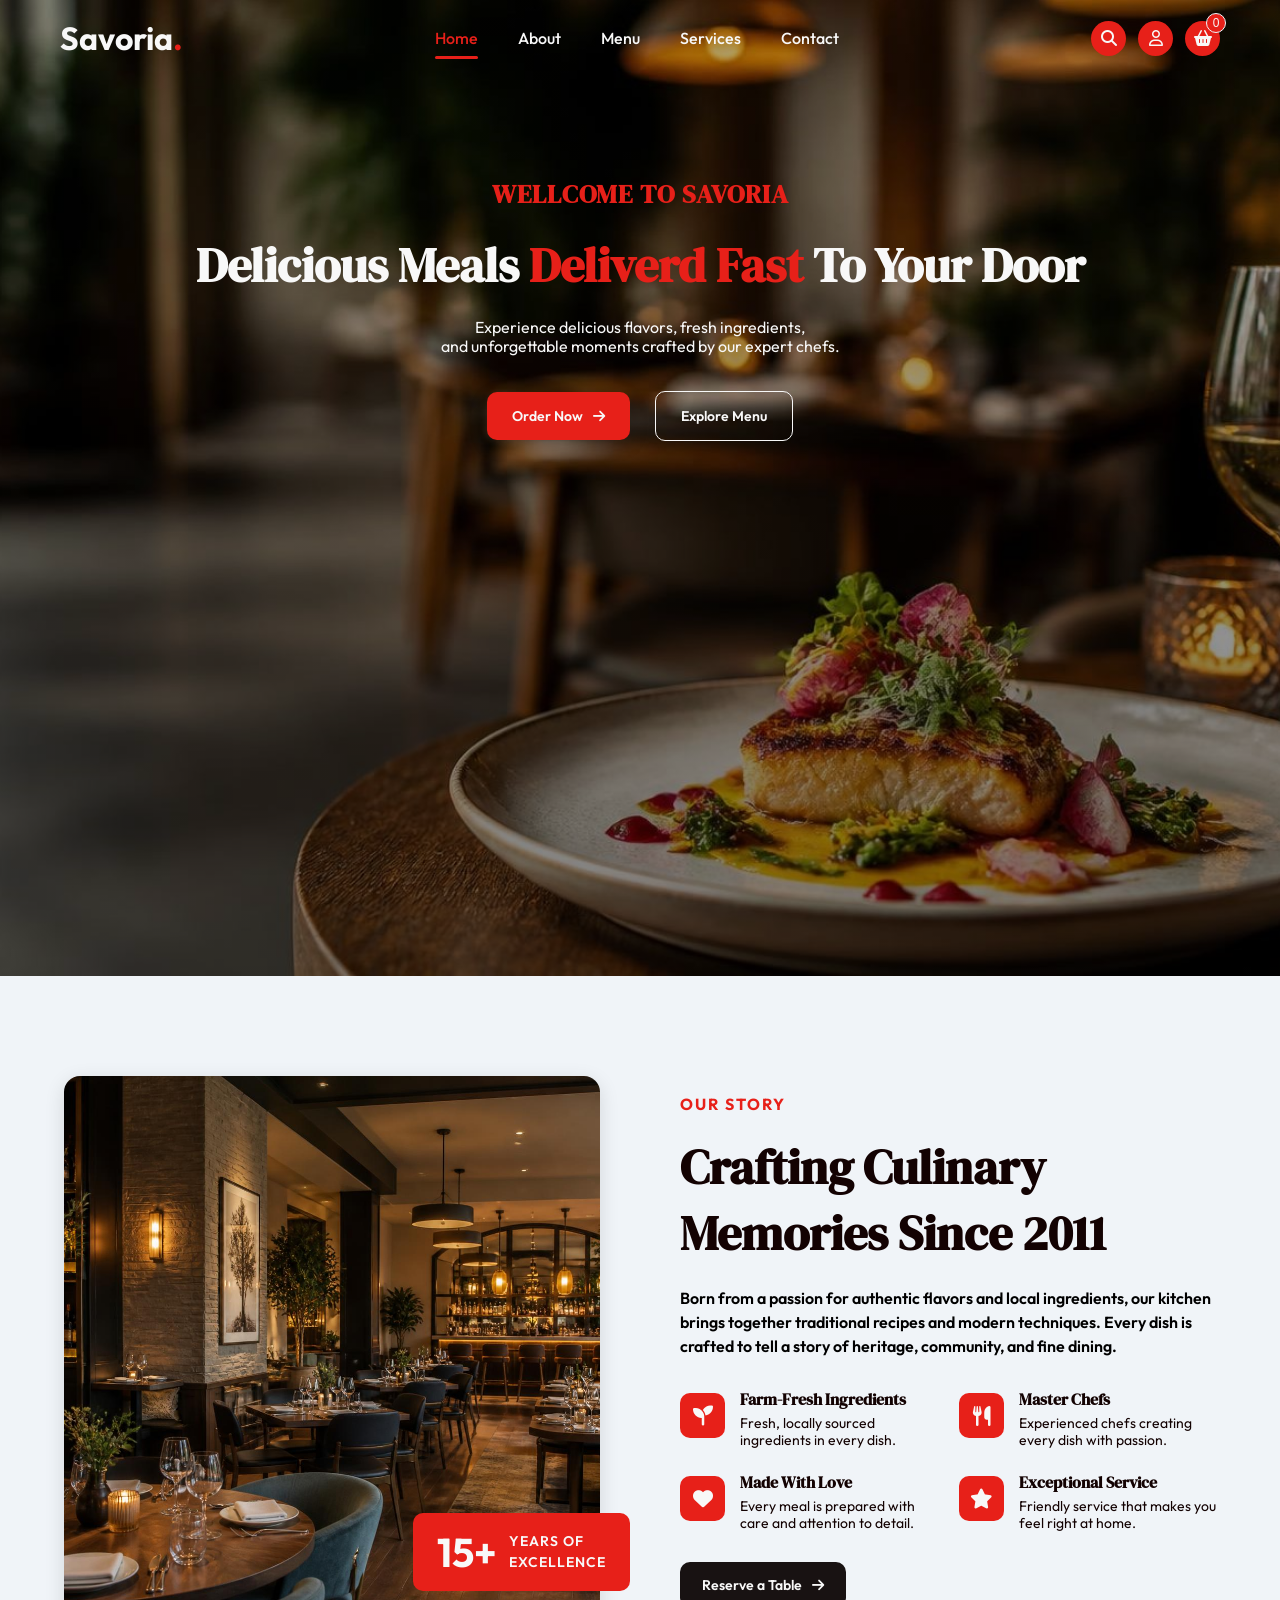
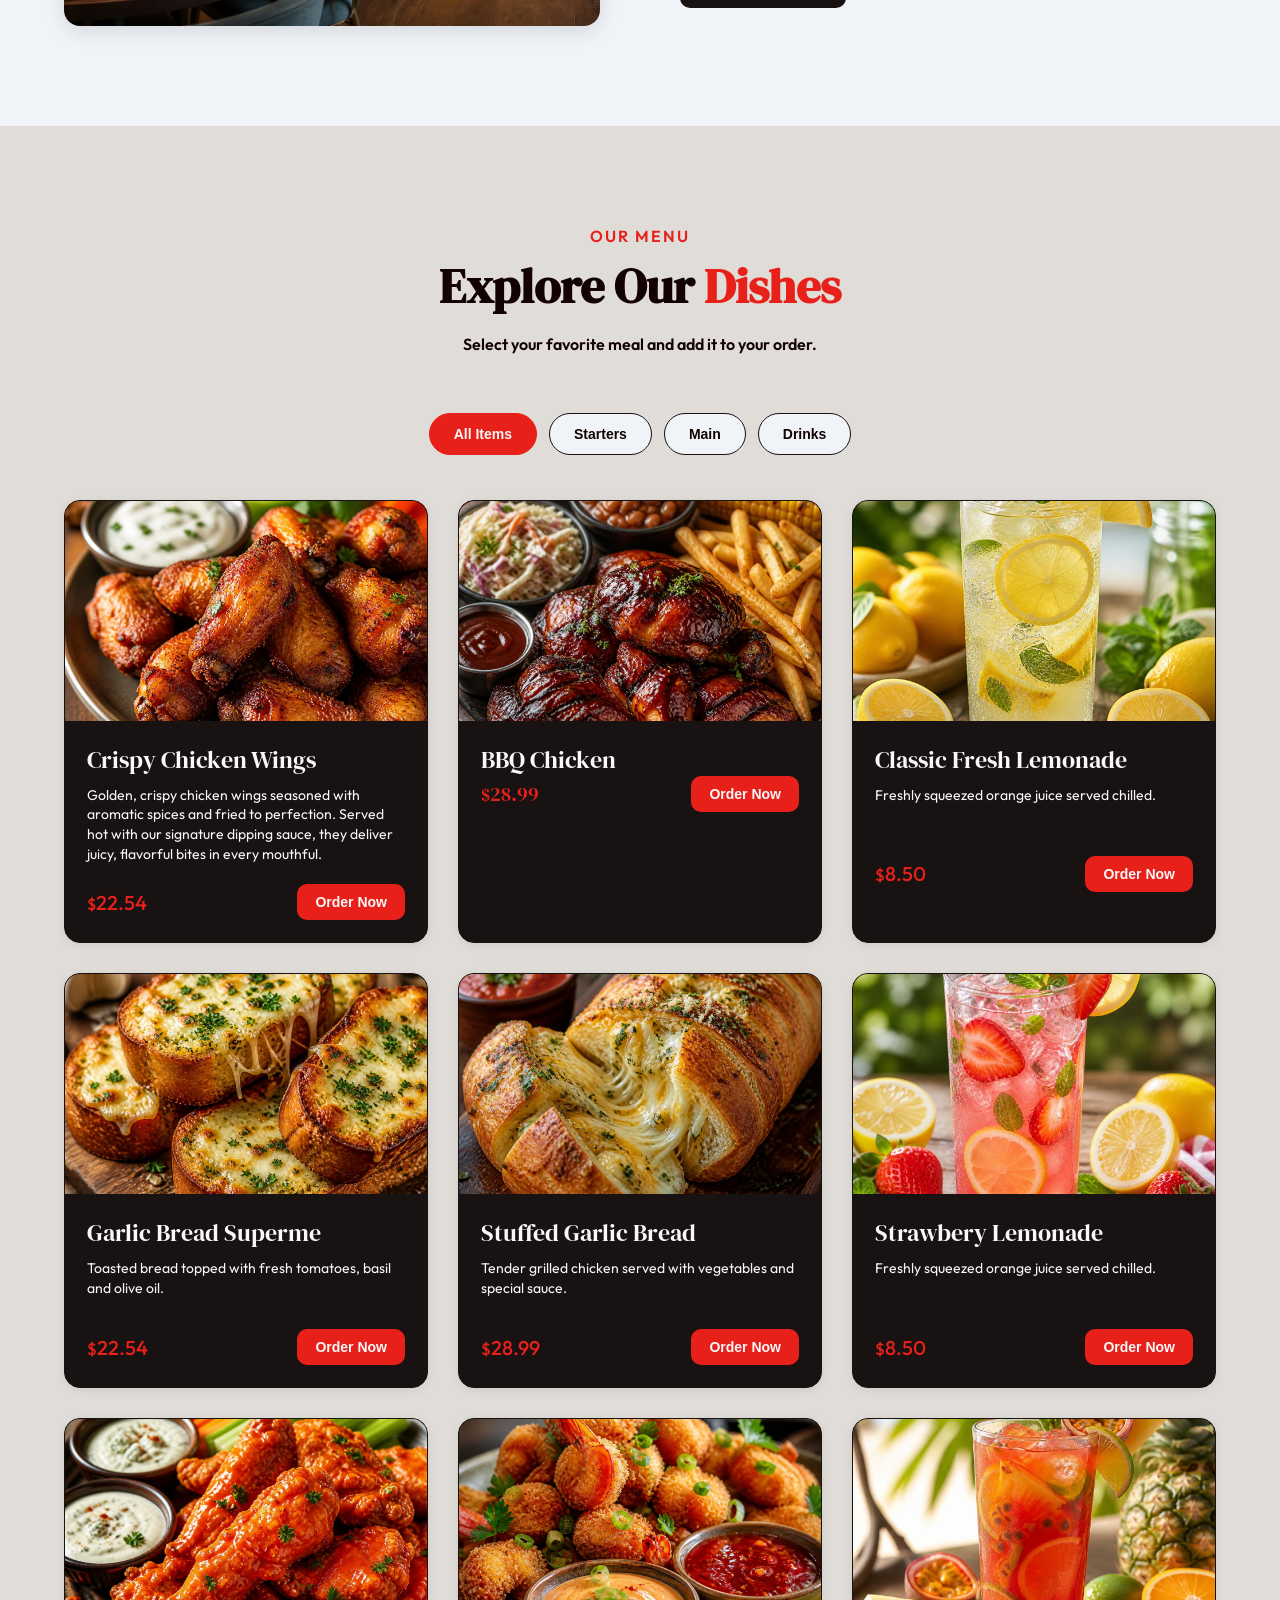
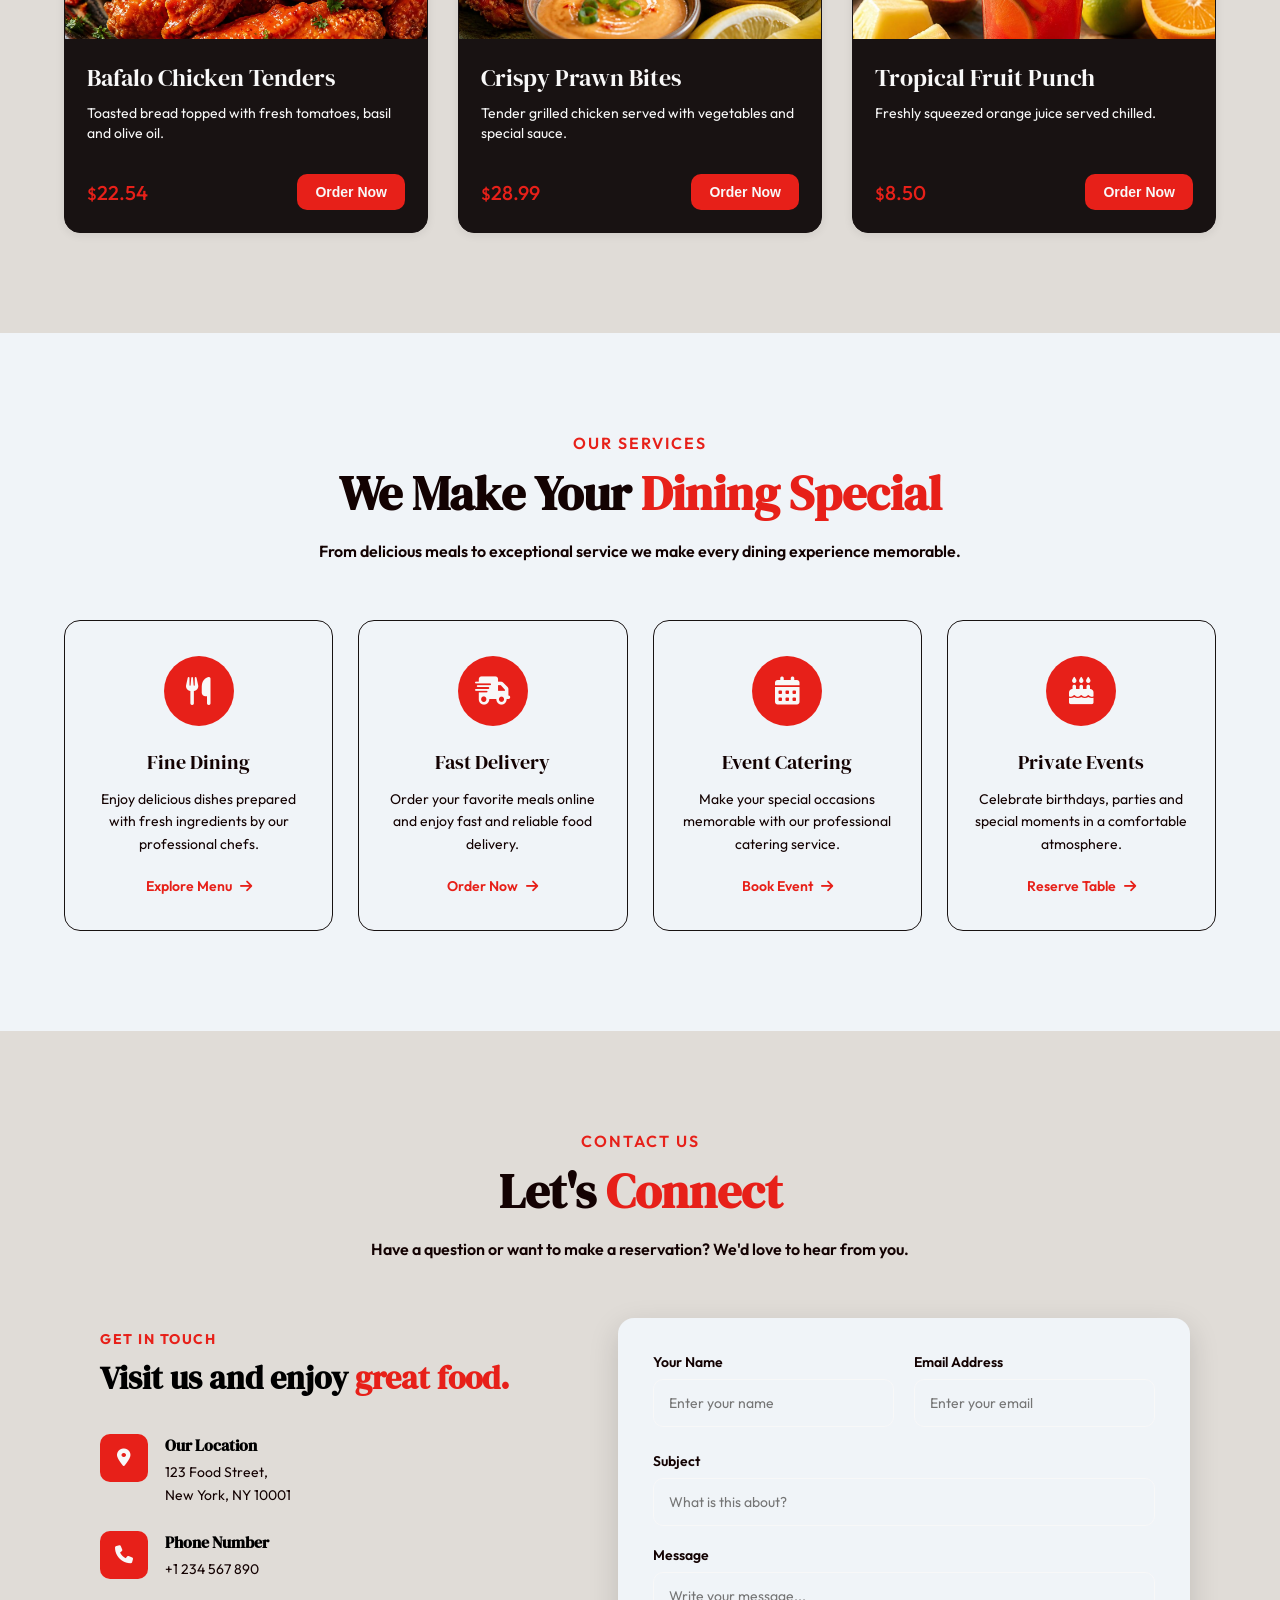
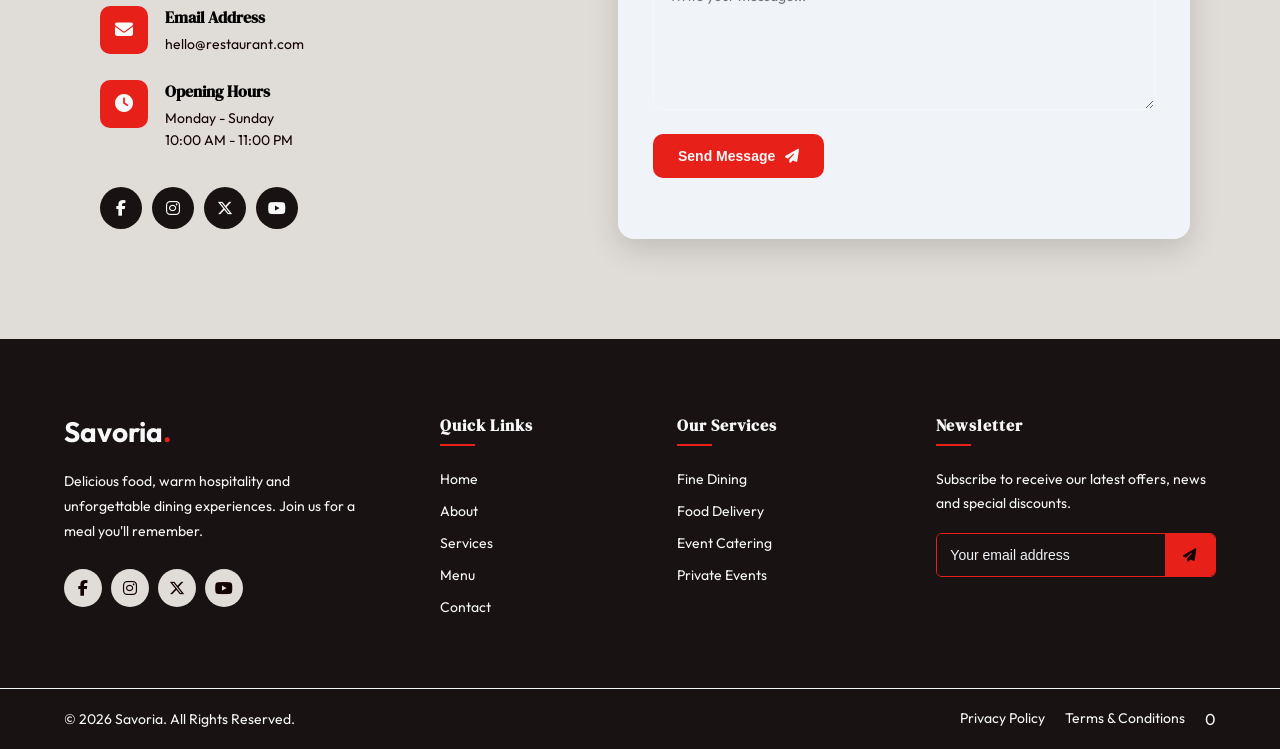
<file: multi page restaurant website/index.html>
<!DOCTYPE html>
<html lang="en">
<head>
    <meta charset="UTF-8">
    <meta name="viewport" content="width=device-width, initial-scale=1.0">
    <title>Savoria | Delicious Food Delivered</title>
    <link rel="stylesheet" href="https://cdnjs.cloudflare.com/ajax/libs/font-awesome/6.7.2/css/all.min.css">
    <link rel="stylesheet" href="style.css">
    <link rel="stylesheet" href="responsive.css">
</head>
<body>
  <!-- Header section start -->
   <header class="header" id="header">
    <nav class="navbar" id="navbar">
        <a href="index.html" class="logo">Savoria<span>.</span></a>
        <div class="nav-links" id="navlinks">
             <i class="fa fa-times close-btn" onclick="hideMenu()"></i>
          <ul>
            <li><a href="index.html" class="active">Home</a></li>
            <li><a href="about.html">About</a></li>
            <li><a href="menu.html">Menu</a></li>
            <li><a href="services.html">Services</a></li>
            <li><a href="contact.html">Contact</a></li>
          </ul>
        </div>
        <div class="nav-action">
            <button class="searchbtn" id="searchbtn">
                <i class="fa-solid fa-magnifying-glass"></i>
            </button>
            <button class="userbtn" id="userbtn">
                <i class="fa-regular fa-user"></i>
            </button>
            <button class="cartbtn" id="open-cart">
                <i class="fa-solid fa-basket-shopping"></i>
                <span class="cart-count" id="cart-count">0</span>
            </button>
            <i class="fa-solid fa-bars menu-btn" onclick="showMenu()"></i>
            <!-- <i class="fa fa-bars menu-btn" onclick="showMenu()"></i> -->
        </div>
    </nav>
    <div class="hero">
        <div class="hero-content">
        <h2 class="hero-subtitle">Wellcome to Savoria</h2>
        <h1 class="hero-title">Delicious Meals <span>Deliverd Fast</span> To Your Door</h1>
        <p class="hero-description"> Experience delicious flavors, fresh ingredients,<br>
                    and unforgettable moments crafted by our expert chefs.</p>

        <div class="hero-buttons">
        <a href="contact.html" class="btn-primary">
          Order Now   <i class="fa-solid fa-arrow-right"></i> </a>        
         <a href="menu.html" class="btn-outline">Explore Menu</a>          
        </div>    
        </div>
    </div>
   </header> 
  <!-- Header section end & about section start-->
 
<section class="about" id="about">
    <div class="about-container">
        <div class="about-image">
            <img src="assets/about-image.jpg" alt="Restaurant interior">
            <div class="experience-badge">
                <strong>15+</strong>
                <span>Years of<br>Excellence</span>
            </div>
        </div>
        <div class="about-content">
            <span class="about-subtitle">Our Story</span>
            <h2>Crafting Culinary Memories Since 2011 </h2>
            <p class="about-text">Born from a passion for authentic flavors and local ingredients,
              our kitchen brings together traditional recipes and modern techniques. 
              Every dish is crafted to tell a story of heritage, community, and fine dining. </p>  
            <!-- Features -->
            <div class="about-features">
                <div class="about-feature">
                    <div class="feature-icon"><i class="fa-solid fa-seedling"></i></div>
                    <div class="feature-content">
                        <h3>Farm-Fresh Ingredients</h3>
                        <p>Fresh, locally sourced ingredients  in every dish.</p>
                    </div>
                </div>
                <div class="about-feature">
                    <div class="feature-icon"> <i class="fa-solid fa-utensils"></i></div>
                    <div class="feature-content">
                        <h3>Master Chefs </h3>
                        <p>Experienced chefs creating every dish with passion.   </p>
                    </div>
                </div>
                <div class="about-feature">
                    <div class="feature-icon"><i class="fa-solid fa-heart"></i></div>
                    <div class="feature-content">
                        <h3>Made With Love</h3>
                        <p>Every meal is prepared with care  and attention to detail.</p>
                    </div>
                </div>
                <div class="about-feature">
                    <div class="feature-icon"> <i class="fa-solid fa-star"></i> </div>
                    <div class="feature-content">
                        <h3>Exceptional Service</h3>
                        <p> Friendly service that makes you feel right at home.</p>
                    </div>
                </div>
            </div>
            <!-- Button -->
            <a href="contact.html" class="about-btn">Reserve a Table
                <i class="fa-solid fa-arrow-right"></i>
            </a>
        </div>
    </div>
</section>

   <!-- Aboout section end & menu section start-->
<section class="menu-section section-padding" id="menu">
    <div class="container">
        <div class="section-header text-center">
            <span class="section-subtitle">Our Menu</span>
            <h2>Explore Our <span>Dishes</span></h2>
            <p>Select your favorite meal and add it to your order.</p>
        </div>
        <!-- Categories Filter -->
        <div class="category-filters">
            <button class="filter-btn active" data-category="all">All Items</button>  
            <button class="filter-btn" data-category="starters">Starters</button>
            <button class="filter-btn" data-category="main">Main</button>
            <button class="filter-btn" data-category="drinks">Drinks</button>        
        </div>
<div class="item">
    <div class="card" data-category="starters">
        <div class="card-image">
            <img src="assets/starters1.jpg" alt="Bruschetta">    
        </div>
        <div class="card-content">
            <h4 class="card-title">Crispy Chicken Wings</h4>
            <p class="card-description">
              Golden, crispy chicken wings seasoned with aromatic spices and fried to perfection. 
              Served hot with our signature dipping sauce, they deliver juicy, flavorful bites in every mouthful.
            </p>
            <div class="price-order">
                <div class="price">
                    <span>$</span>22.54
                </div>
                <button class="order-btn">Order Now</button>
            </div>
        </div>
    </div>
    <!-- Product 2 -->
    <div class="card" data-category="main">
        <div class="card-image">
            <img  src="assets/main1.jpg" alt="Grilled Chicken">
        </div>
        <div class="card-content">
            <h4 class="card-title">BBQ Chicken            </p>
            <div class="price-order">
                <div class="price">
                    <small>$</small>28.99
                </div>
                <button class="order-btn">Order Now</button>
            </div>
        </div>
    </div>
    <!-- Product 3 -->
    <div class="card" data-category="drinks">
        <div class="card-image">
            <img src="assets/drink1.jpg" alt="Fresh Orange Juice"></div>
        <div class="card-content">
            <h4 class="card-title"> Classic Fresh Lemonade </h4>
            <p class="card-description">
                Freshly squeezed orange juice served
                chilled.</p>
            <div class="price-order">
                <div class="price">
                    <small>$</small>8.50
                </div>
                <button class="order-btn"> Order Now</button>  
            </div>
        </div>
    </div>

      <div class="card" data-category="starters">
        <div class="card-image">
            <img src="assets/starters2.jpg" alt="Bruschetta">    
        </div>
        <div class="card-content">
            <h4 class="card-title">Garlic Bread Superme</h4>
            <p class="card-description">
                Toasted bread topped with fresh tomatoes,
                basil and olive oil.
            </p>
            <div class="price-order">
                <div class="price">
                    <small>$</small>22.54
                </div>
                <button class="order-btn">Order Now</button>
            </div>
        </div>
    </div>
    <!-- Product 2 -->
    <div class="card" data-category="main">
        <div class="card-image">
            <img  src="assets/main2.jpg" alt="Grilled Chicken">
        </div>
        <div class="card-content">
            <h4 class="card-title">Stuffed Garlic Bread</h4>
            <p class="card-description">
                Tender grilled chicken served with
                vegetables and special sauce.
            </p>
            <div class="price-order">
                <div class="price">
                    <small>$</small>28.99
                </div>
                <button class="order-btn">Order Now</button>
            </div>
        </div>
    </div>
    <!-- Product 3 -->
    <div class="card" data-category="drinks">
        <div class="card-image">
            <img src="assets/drinks2.jpg" alt="Fresh Orange Juice"></div>
        <div class="card-content">
            <h4 class="card-title">Strawbery Lemonade</h4>
            <p class="card-description">
                Freshly squeezed orange juice served
                chilled.</p>
            <div class="price-order">
                <div class="price">
                    <small>$</small>8.50
                </div>
                <button class="order-btn"> Order Now</button>  
            </div>
        </div>
    </div>
      <div class="card" data-category="starters">
        <div class="card-image">
            <img src="assets/starters3.jpg" alt="Bruschetta">    
        </div>
        <div class="card-content">
            <h4 class="card-title">Bafalo Chicken Tenders</h4>
            <p class="card-description">
                Toasted bread topped with fresh tomatoes,
                basil and olive oil.
            </p>
            <div class="price-order">
                <div class="price">
                    <small>$</small>22.54
                </div>
                <button class="order-btn">Order Now</button>
            </div>
        </div>
    </div>
    <!-- Product 2 -->
    <div class="card" data-category="main">
        <div class="card-image">
            <img  src="assets/main3.jpg" alt="Grilled Chicken">
        </div>
        <div class="card-content">
            <h4 class="card-title">Crispy Prawn Bites</h4>
            <p class="card-description">
                Tender grilled chicken served with
                vegetables and special sauce.
            </p>
            <div class="price-order">
                <div class="price">
                    <small>$</small>28.99
                </div>
                <button class="order-btn">Order Now</button>
            </div>
        </div>
    </div>
    <!-- Product 3 -->
    <div class="card" data-category="drinks">
        <div class="card-image">
            <img src="assets/drinks3.jpg" alt="Fresh Orange Juice"></div>
        <div class="card-content">
            <h4 class="card-title">Tropical Fruit Punch</h4>
            <p class="card-description">
                Freshly squeezed orange juice served
                chilled.</p>
            <div class="price-order">
                <div class="price">
                    <small>$</small>8.50
                </div>
                <button class="order-btn"> Order Now</button>  
            </div>
        </div>
    </div>  
   </div>
    </div>
</section>
<!-- servicess -->
 
<section class="services-section section-padding" id="services">
    <div class="container">
        <div class="section-header text-center">
            <span class="section-subtitle">Our Services</span>
            <h2>We Make Your <span>Dining Special</span> </h2>
            <p>From delicious meals to exceptional service
                we make every dining experience memorable. </p> 
        </div>

        <div class="services-grid">
            <div class="service-card">
                <div class="service-icon">
                    <i class="fa-solid fa-utensils"></i>
                </div>
                <h3>Fine Dining</h3>
                <p> Enjoy delicious dishes prepared with
                    fresh ingredients by our professional chefs.</p>
                <a href="#menu" class="service-link">
                    Explore Menu
                    <i class="fa-solid fa-arrow-right"></i>
                </a>
            </div>
            <!-- Service 2 -->
            <div class="service-card">
                <div class="service-icon">
                    <i class="fa-solid fa-truck-fast"></i>
                </div>
                <h3>Fast Delivery</h3>
                <p>Order your favorite meals online and
                    enjoy fast and reliable food delivery. </p>
                <a href="#menu" class="service-link"> Order Now
                    <i class="fa-solid fa-arrow-right"></i>
                </a>
            </div>
            <!-- Service 3 -->
            <div class="service-card">
                <div class="service-icon">
                    <i class="fa-solid fa-calendar-days"></i>
                </div>
                <h3>Event Catering</h3>
                <p> Make your special occasions memorable
                    with our professional catering service. </p>
                <a href="#contact" class="service-link">
                    Book Event
                    <i class="fa-solid fa-arrow-right"></i>
                </a>
            </div>

            <!-- Service 4 -->
            <div class="service-card">
                <div class="service-icon">
                    <i class="fa-solid fa-cake-candles"></i>
                </div>
                <h3>Private Events</h3>
                <p>
                    Celebrate birthdays, parties and special
                    moments in a comfortable atmosphere.
                </p>
                <a href="#contact" class="service-link">
                    Reserve Table
                    <i class="fa-solid fa-arrow-right"></i>
                </a>
            </div>
        </div>
    </div>

</section>


<!-- =================================
     CONTACT SECTION
================================= -->

<section class="contact-section section-padding" id="contact">
    <div class="container">
        <div class="section-header text-center">
            <span class="section-subtitle">Contact Us</span>
            <h2> Let's <span>Connect</span> </h2>
            <p>
             Have a question or want to make a reservation?
                We'd love to hear from you.
            </p>
        </div>
        <div class="contact-wrapper">
            <!-- Contact Information -->
            <div class="contact-info">
                <div class="contact-info-header">
                    <span>Get In Touch</span>
                    <h3> Visit us and enjoy
                        <span>great food.</span>  </h3> 
                </div>
                <div class="contact-item">
                    <div class="contact-icon">
                        <i class="fa-solid fa-location-dot"></i>
                    </div>
                    <div>
                        <h4>Our Location</h4>
                        <p> 123 Food Street,<br>
                            New York, NY 10001
                        </p>
                    </div>
                </div>
                <div class="contact-item">
                    <div class="contact-icon">
                        <i class="fa-solid fa-phone"></i>
                    </div>
                    <div>
                        <h4>Phone Number</h4>
                        <p>
                            +1 234 567 890
                        </p>
                    </div>
                </div>
                <div class="contact-item">
                    <div class="contact-icon">
                        <i class="fa-solid fa-envelope"></i>
                    </div>
                    <div>
                        <h4>Email Address</h4>
                        <p>
                            hello@restaurant.com
                        </p>
                    </div>
                </div>
                <div class="contact-item">
                    <div class="contact-icon">
                        <i class="fa-solid fa-clock"></i>
                    </div>
                    <div>
                        <h4>Opening Hours</h4>
                        <p>
                            Monday - Sunday<br>
                            10:00 AM - 11:00 PM
                        </p>
                    </div>
                </div>


                <!-- Social Media -->

                <div class="contact-social">

                    <a href="#" aria-label="Facebook">
                        <i class="fa-brands fa-facebook-f"></i>
                    </a>

                    <a href="#" aria-label="Instagram">
                        <i class="fa-brands fa-instagram"></i>
                    </a>

                    <a href="#" aria-label="Twitter">
                        <i class="fa-brands fa-x-twitter"></i>
                    </a>

                    <a href="#" aria-label="YouTube">
                        <i class="fa-brands fa-youtube"></i>
                    </a>

                </div>

            </div>
            <!-- Contact Form -->
            <div class="contact-form-wrapper">
                <form id="contactForm" class="contact-form">
                    <div class="form-row">
                        <div class="form-group">
                            <label for="name">Your Name  </label>
                            <input type="text" id="name"  placeholder="Enter your name">
                            <small class="error-message"></small>
                        </div>
                        <div class="form-group">
                            <label for="email"> Email Address </label>
                            <input type="email" id="email" placeholder="Enter your email">
                            <small class="error-message"></small>
                        </div>
                    </div>
                    <div class="form-group">
                        <label for="subject">Subject</label>
                        <input type="text"id="subject" placeholder="What is this about?">
                        <small class="error-message"></small>
                    </div>
                    <div class="form-group">
                        <label for="message"> Message</label>
                        <textarea  id="message" rows="6" placeholder="Write your message..." ></textarea>
                        <small class="error-message"></small>
                    </div>
                    <button type="submit" class="contact-btn">Send Message
                      <i class="fa-solid fa-paper-plane"></i>   </button>

                    <div  class="form-success"id="formSuccess">
                        <i class="fa-solid fa-circle-check"></i>
                        Thank you!
                        Your message has been sent successfully.
                    </div>
                </form>
            </div>
        </div>
    </div>
</section>


<!-- =================================
     FOOTER
================================= -->

<footer class="footer">
    <div class="footer-container">
        <!-- Footer About -->
        <div class="footer-column footer-about">
            <a href="#home" class="footer-logo">Savoria<span>.</span> </a>
            <p>Delicious food, warm hospitality and
                unforgettable dining experiences.
                Join us for a meal you'll remember. </p>
            <div class="footer-social">
                <a href="#"><i class="fa-brands fa-facebook-f"></i></a>
                <a href="#"><i class="fa-brands fa-instagram"></i></a>
                <a href="#">  <i class="fa-brands fa-x-twitter"></i></a>
                <a href="#"> <i class="fa-brands fa-youtube"></i></a>    
            </div>
        </div>
        <!-- Quick Links -->
        <div class="footer-column">
            <h3>Quick Links</h3>
            <ul>
                <li> <a href="#home">Home</a> </li>
                <li> <a href="#about">About</a> </li>
                <li> <a href="#services">Services</a> </li>
                <li> <a href="#menu">Menu</a></li>
                <li> <a href="#contact">Contact</a>    </li>
            </ul>
        </div>
        <!-- Services -->
        <div class="footer-column">
            <h3>Our Services</h3>
            <ul> 
                <li> <a href="#services"> Fine Dining</a></li>
                <li> <a href="#services"> Food Delivery</a></li>
                <li> <a href="#services"> Event Catering</a></li>
                <li> <a href="#services"> Private Events</a></li>
            </ul>
        </div>
        <!-- Newsletter -->
        <div class="footer-column footer-newsletter">
            <h3>Newsletter</h3>
            <p> Subscribe to receive our latest offers,
                news and special discounts.</p>
            <form id="newsletterForm">
                <div class="newsletter-input">
                    <input  type="email"placeholder="Your email address">
                    <button type="submit">
                        <i class="fa-solid fa-paper-plane"></i>
                    </button>
                </div>
                <small id="newsletterMessage"></small>
            </form>
        </div>
    </div>
    <!-- Footer Bottom -->
    <div class="footer-bottom">
        <div class="footer-bottom-container">
            <p> &copy; 2026 Savoria. All Rights Reserved. </p>
            <div class="footer-bottom-links">
                <a href="#">Privacy Policy</a>
                <a href="#">Terms & Conditions</a>0
            </div>
        </div>
    </div>
</footer>
<!-- back to top button -->
<button class="back-to-top" id="backToTop" aria-label="Back to top">
    <i class="fa-solid fa-arrow-up"></i>
</button>

<script src="script.js"></script>
</body>
</html>
</file>
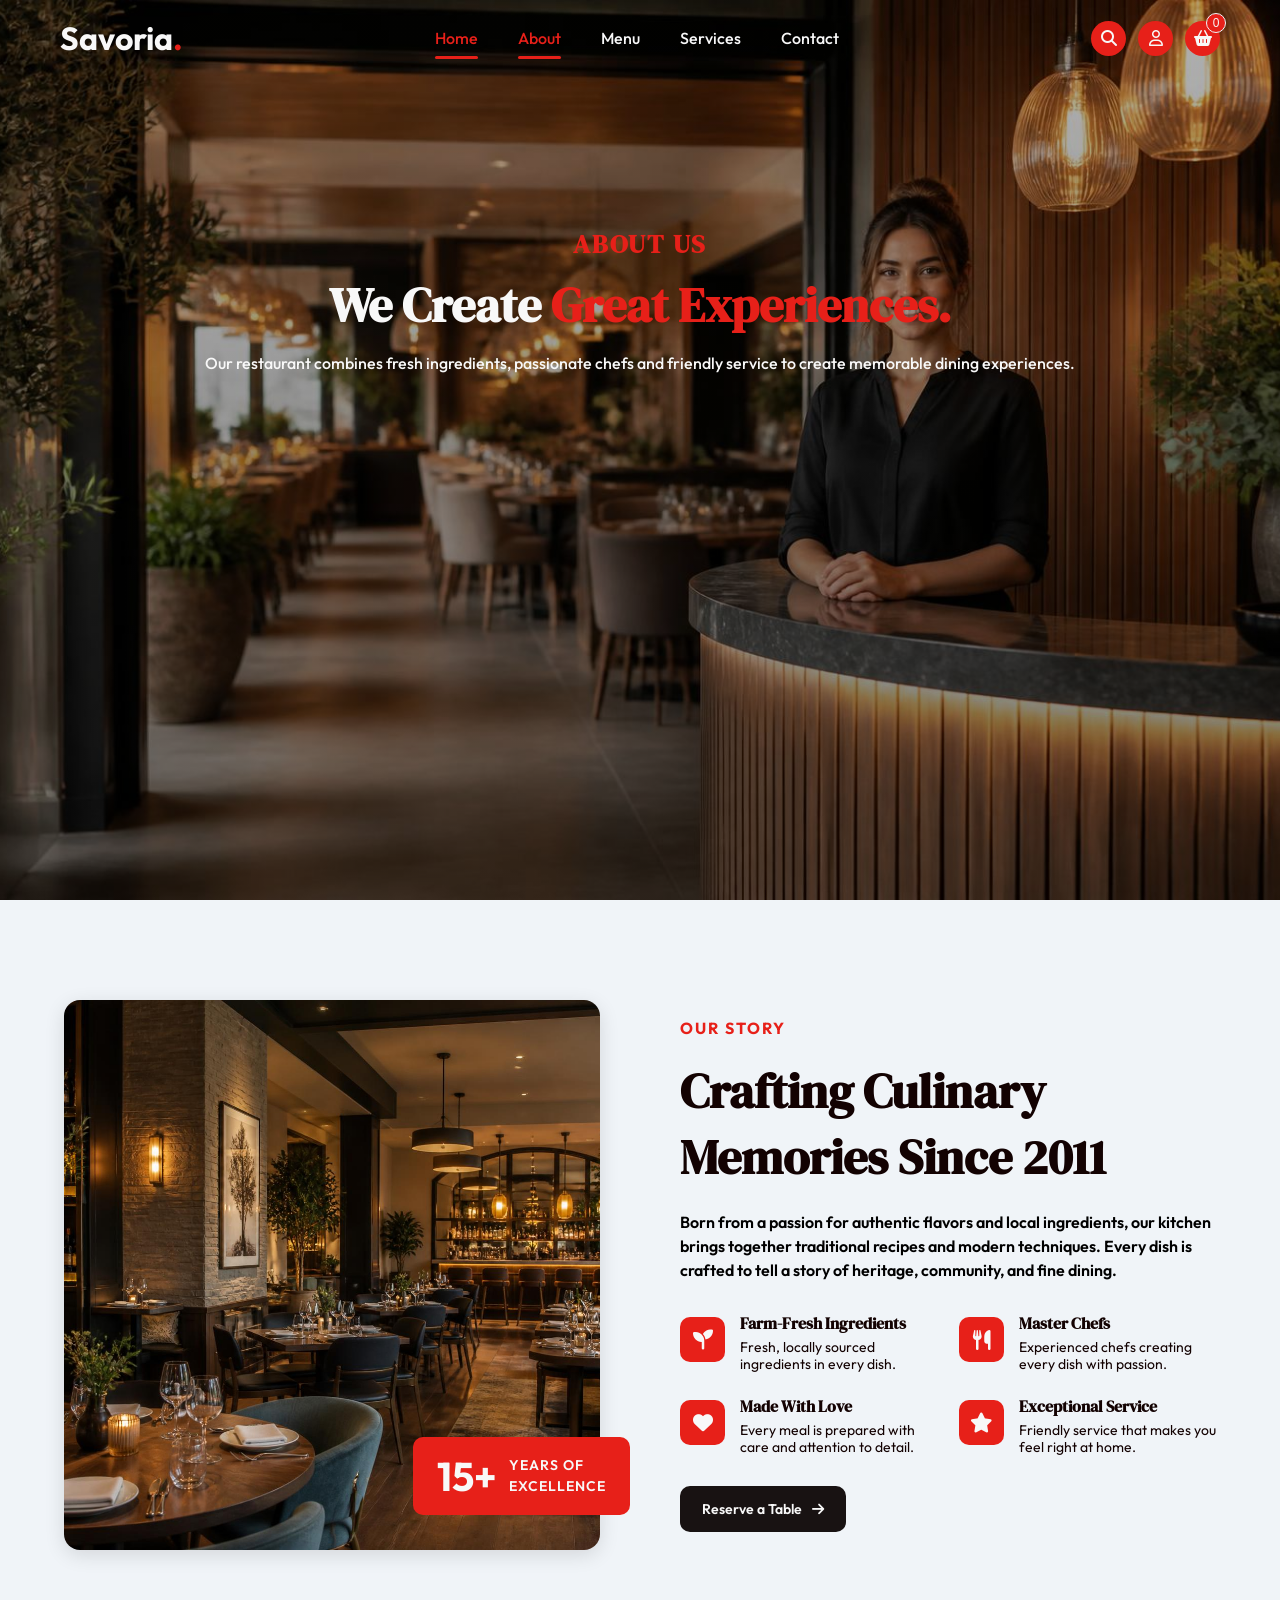
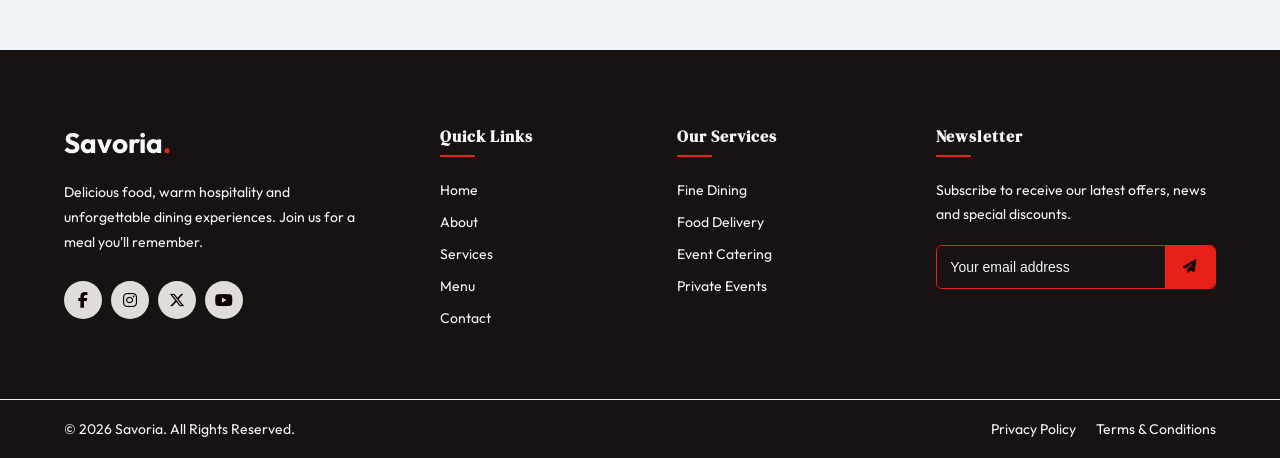
<file: multi page restaurant website/about.html>
<!DOCTYPE html>
<html lang="en">
<head>
    <meta charset="UTF-8">
    <meta name="viewport" content="width=device-width, initial-scale=1.0">
    <title>Savoria | Delicious Food Delivered</title>
    <link rel="stylesheet" href="https://cdnjs.cloudflare.com/ajax/libs/font-awesome/6.7.2/css/all.min.css">
    <link rel="stylesheet" href="style.css">
    <link rel="stylesheet" href="responsive.css">
</head>
<body>
 
 <!-- Header section start -->
   <header class="header" id="about-header">
    <nav class="navbar" id="navbar">
        <a href="index.html" class="logo">Savoria<span>.</span></a>
        <div class="nav-links" id="navlinks">
             <i class="fa fa-times close-btn" onclick="hideMenu()"></i>
          <ul>
            <li><a href="index.html" class="active">Home</a></li>
            <li><a href="about.html">About</a></li>
            <li><a href="menu.html">Menu</a></li>
            <li><a href="services.html">Services</a></li>
            <li><a href="contact.html">Contact</a></li>
          </ul>
        </div>
        <div class="nav-action">
            <button class="searchbtn" id="searchbtn">
                <i class="fa-solid fa-magnifying-glass"></i>
            </button>
            <button class="userbtn" id="userbtn">
                <i class="fa-regular fa-user"></i>
            </button>
            <button class="cartbtn" id="open-cart">
                <i class="fa-solid fa-basket-shopping"></i>
                <span class="cart-count" id="cart-count">0</span>
            </button>
            <i class="fa-solid fa-bars menu-btn" onclick="showMenu()"></i>
            <!-- <i class="fa fa-bars menu-btn" onclick="showMenu()"></i> -->
        </div>
    </nav>

        <div class="page">
            <h2> About Us </h2>
            <h1>We Create <span>Great Experiences.</span></h1>
            <p> Our restaurant combines fresh ingredients,
                passionate chefs and friendly service to
                create memorable dining experiences.</p>
        </div>

  </header> 
  <!-- Header section end & about section start-->
 
<section class="about" id="about">
    <div class="about-container">
        <div class="about-image">
            <img src="assets/about-image.jpg" alt="Restaurant interior">
            <div class="experience-badge">
                <strong>15+</strong>
                <span>Years of<br>Excellence</span>
            </div>
        </div>
        <div class="about-content">
            <span class="about-subtitle">Our Story</span>
            <h2>Crafting Culinary Memories Since 2011 </h2>
            <p class="about-text">Born from a passion for authentic flavors and local ingredients,
              our kitchen brings together traditional recipes and modern techniques. 
              Every dish is crafted to tell a story of heritage, community, and fine dining. </p>  
            <!-- Features -->
            <div class="about-features">
                <div class="about-feature">
                    <div class="feature-icon"><i class="fa-solid fa-seedling"></i></div>
                    <div class="feature-content">
                        <h3>Farm-Fresh Ingredients</h3>
                        <p>Fresh, locally sourced ingredients  in every dish.</p>
                    </div>
                </div>
                <div class="about-feature">
                    <div class="feature-icon"> <i class="fa-solid fa-utensils"></i></div>
                    <div class="feature-content">
                        <h3>Master Chefs </h3>
                        <p>Experienced chefs creating every dish with passion.   </p>
                    </div>
                </div>
                <div class="about-feature">
                    <div class="feature-icon"><i class="fa-solid fa-heart"></i></div>
                    <div class="feature-content">
                        <h3>Made With Love</h3>
                        <p>Every meal is prepared with care  and attention to detail.</p>
                    </div>
                </div>
                <div class="about-feature">
                    <div class="feature-icon"> <i class="fa-solid fa-star"></i> </div>
                    <div class="feature-content">
                        <h3>Exceptional Service</h3>
                        <p> Friendly service that makes you feel right at home.</p>
                    </div>
                </div>
            </div>
            <!-- Button -->
            <a href="contact.html" class="about-btn">Reserve a Table
                <i class="fa-solid fa-arrow-right"></i>
            </a>
        </div>
    </div>
</section>



<!-- =================================
     FOOTER
================================= -->

<footer class="footer">
    <div class="footer-container">
        <!-- Footer About -->
        <div class="footer-column footer-about">
            <a href="#home" class="footer-logo">Savoria<span>.</span> </a>
            <p>Delicious food, warm hospitality and
                unforgettable dining experiences.
                Join us for a meal you'll remember. </p>
            <div class="footer-social">
                <a href="#"><i class="fa-brands fa-facebook-f"></i></a>
                <a href="#"><i class="fa-brands fa-instagram"></i></a>
                <a href="#">  <i class="fa-brands fa-x-twitter"></i></a>
                <a href="#"> <i class="fa-brands fa-youtube"></i></a>    
            </div>
        </div>
        <!-- Quick Links -->
        <div class="footer-column">
            <h3>Quick Links</h3>
            <ul>
                <li> <a href="#home">Home</a> </li>
                <li> <a href="#about">About</a> </li>
                <li> <a href="#services">Services</a> </li>
                <li> <a href="#menu">Menu</a></li>
                <li> <a href="#contact">Contact</a>    </li>
            </ul>
        </div>
        <!-- Services -->
        <div class="footer-column">
            <h3>Our Services</h3>
            <ul> 
                <li> <a href="#services"> Fine Dining</a></li>
                <li> <a href="#services"> Food Delivery</a></li>
                <li> <a href="#services"> Event Catering</a></li>
                <li> <a href="#services"> Private Events</a></li>
            </ul>
        </div>

        <!-- Newsletter -->
        <div class="footer-column footer-newsletter">
            <h3>Newsletter</h3>
            <p> Subscribe to receive our latest offers,
                news and special discounts.</p>
            <form id="newsletterForm">
                <div class="newsletter-input">
                    <input  type="email"placeholder="Your email address">
                    <button type="submit">
                        <i class="fa-solid fa-paper-plane"></i>
                    </button>
                </div>
                <small id="newsletterMessage"></small>
            </form>
        </div>
    </div>
    <!-- Footer Bottom -->
    <div class="footer-bottom">
        <div class="footer-bottom-container">
            <p> &copy; 2026 Savoria. All Rights Reserved. </p>
            <div class="footer-bottom-links">
                <a href="#">Privacy Policy</a>
                <a href="#">Terms & Conditions</a>
            </div>
        </div>
    </div>
</footer>
<!-- back to top button -->
<button class="back-to-top" id="backToTop" aria-label="Back to top">
    <i class="fa-solid fa-arrow-up"></i>
</button>
<script src="script.js"></script>
</body>
</html>
</file>
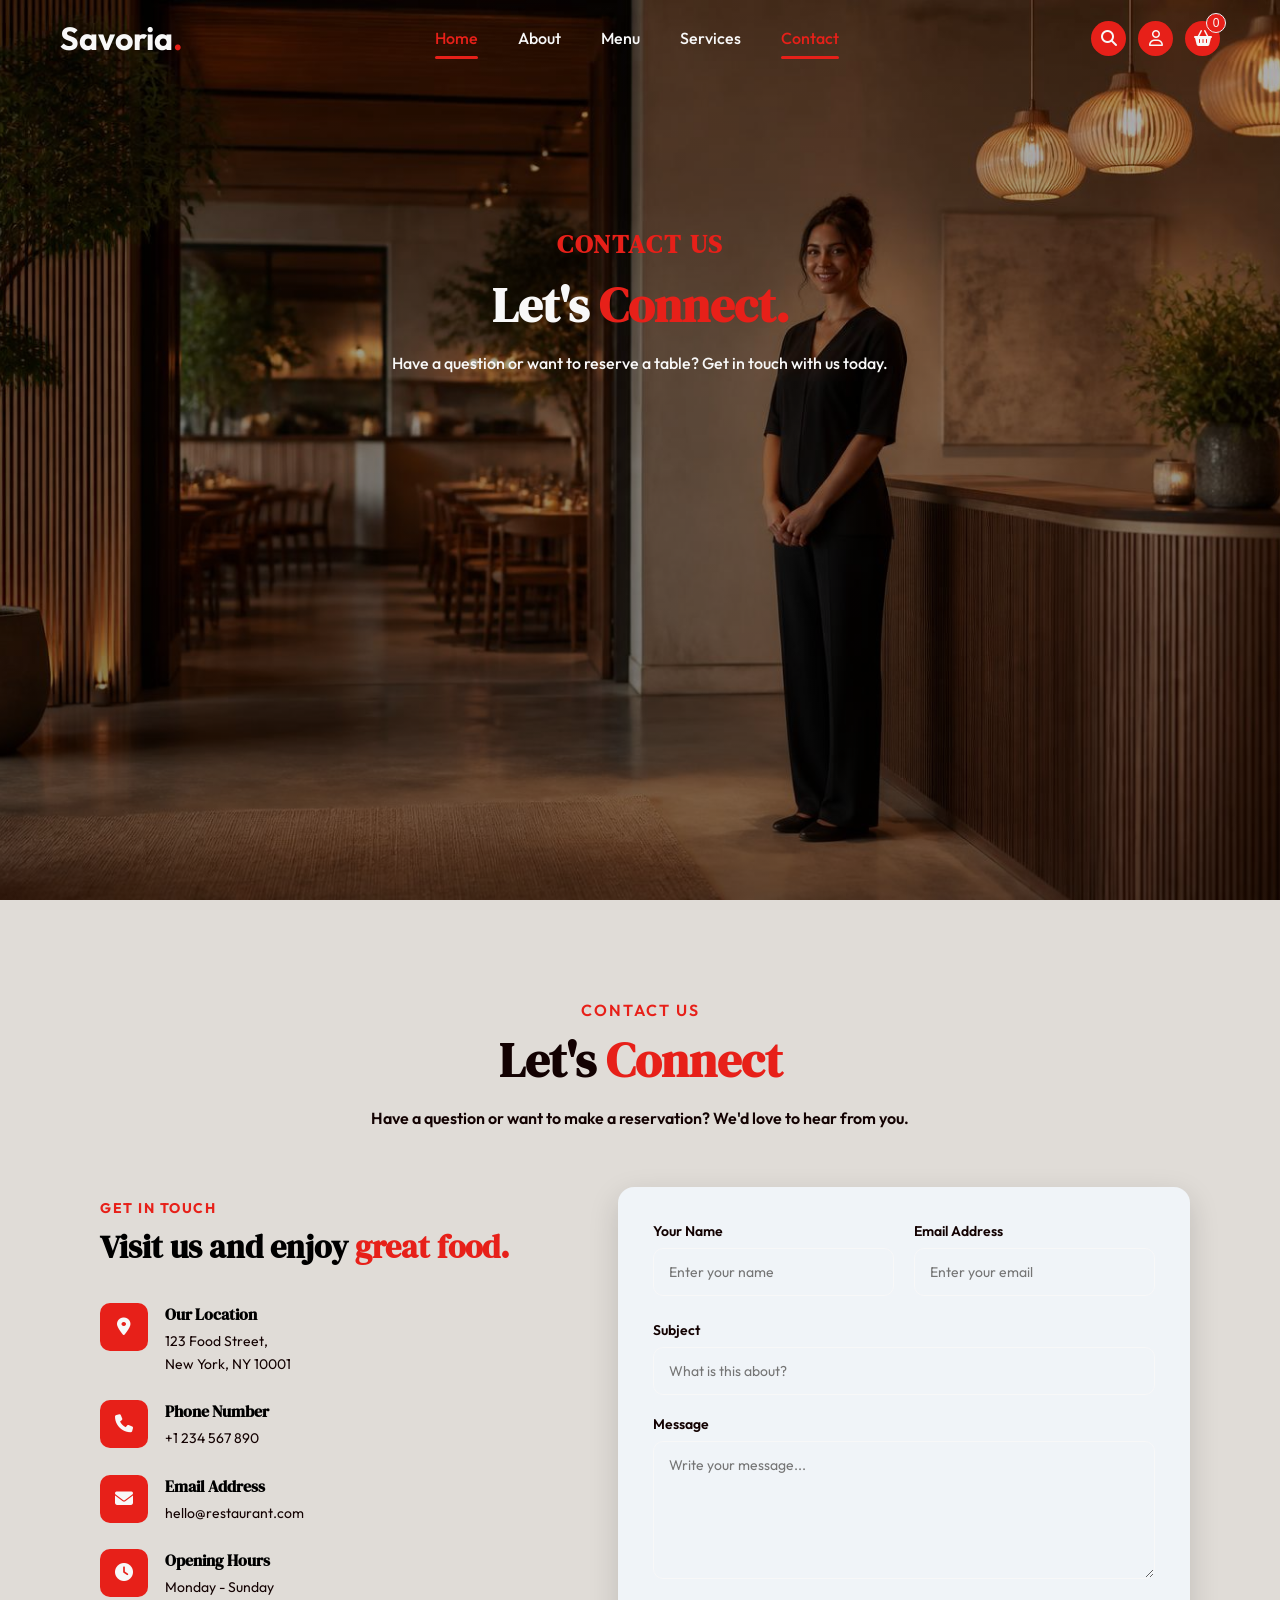
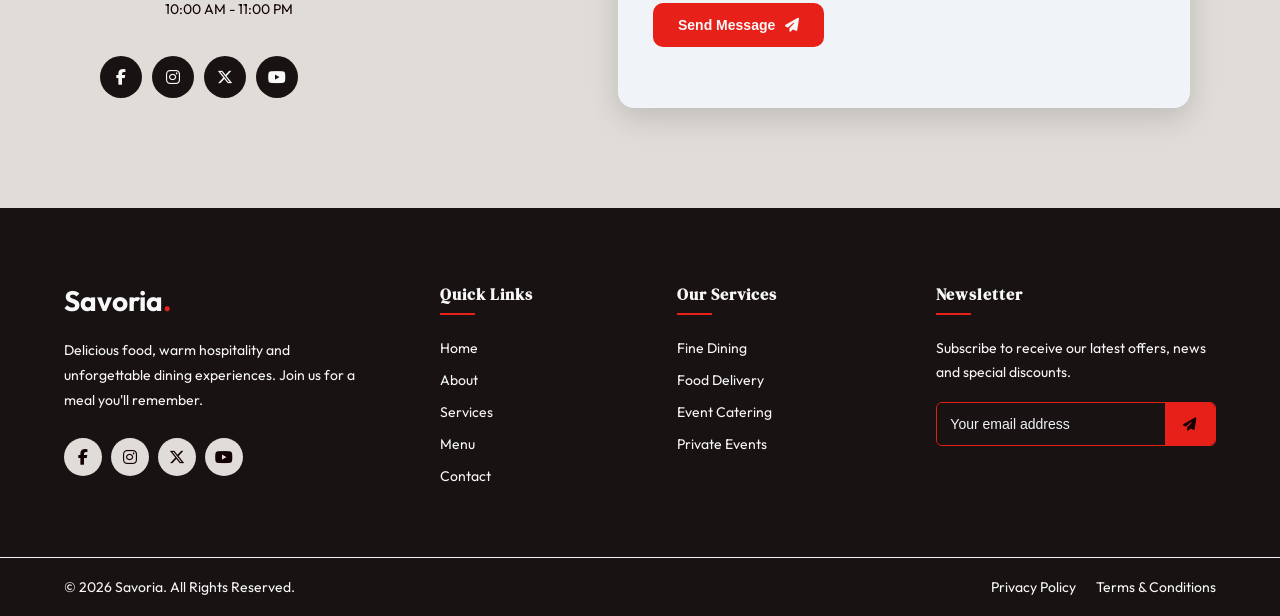
<file: multi page restaurant website/contact.html>
<!DOCTYPE html>
<html lang="en">
<head>
    <meta charset="UTF-8">
    <meta name="viewport" content="width=device-width, initial-scale=1.0">
    <title>Savoria | Delicious Food Delivered</title>
    <link rel="stylesheet" href="https://cdnjs.cloudflare.com/ajax/libs/font-awesome/6.7.2/css/all.min.css">
    <link rel="stylesheet" href="style.css">
    <link rel="stylesheet" href="responsive.css">
</head>
<body>
 
 <!-- Header section start -->
   <header class="header" id="contact-header">
    <nav class="navbar" id="navbar">
        <a href="index.html" class="logo">Savoria<span>.</span></a>
        <div class="nav-links" id="navlinks">
             <i class="fa fa-times close-btn" onclick="hideMenu()"></i>
          <ul>
            <li><a href="index.html" class="active">Home</a></li>
            <li><a href="about.html">About</a></li>
            <li><a href="menu.html">Menu</a></li>
            <li><a href="services.html">Services</a></li>
            <li><a href="contact.html">Contact</a></li>
          </ul>
        </div>
        <div class="nav-action">
            <button class="searchbtn" id="searchbtn">
                <i class="fa-solid fa-magnifying-glass"></i>
            </button>
            <button class="userbtn" id="userbtn">
                <i class="fa-regular fa-user"></i>
            </button>
            <button class="cartbtn" id="open-cart">
                <i class="fa-solid fa-basket-shopping"></i>
                <span class="cart-count" id="cart-count">0</span>
            </button>
            <i class="fa-solid fa-bars menu-btn" onclick="showMenu()"></i>
            <!-- <i class="fa fa-bars menu-btn" onclick="showMenu()"></i> -->
        </div>
    </nav>

        <div class="page">
            <h2> contact us</h2>
            <h1>   Let's
                <span>Connect.</span></h1>  
            <p>   Have a question or want to reserve a table?
                Get in touch with us today.</p>
        </div>

  </header> 


<!-- =================================
     CONTACT SECTION
================================= -->

<section class="contact-section section-padding" id="contact">

    <div class="container">
        <div class="section-header text-center">
            <span class="section-subtitle">Contact Us</span>
            <h2> Let's <span>Connect</span> </h2>
            <p>
             Have a question or want to make a reservation?
                We'd love to hear from you.
            </p>
        </div>
        <div class="contact-wrapper">
            <!-- Contact Information -->
            <div class="contact-info">
                <div class="contact-info-header">
                    <span>Get In Touch</span>
                    <h3> Visit us and enjoy
                        <span>great food.</span>  </h3> 
                </div>
                <div class="contact-item">
                    <div class="contact-icon">
                        <i class="fa-solid fa-location-dot"></i>
                    </div>
                    <div>
                        <h4>Our Location</h4>
                        <p>
                            123 Food Street,<br>
                            New York, NY 10001
                        </p>
                    </div>
                </div>


                <div class="contact-item">
                    <div class="contact-icon">
                        <i class="fa-solid fa-phone"></i>
                    </div>
                    <div>
                        <h4>Phone Number</h4>
                        <p>
                            +1 234 567 890
                        </p>
                    </div>
                </div>


                <div class="contact-item">

                    <div class="contact-icon">
                        <i class="fa-solid fa-envelope"></i>
                    </div>

                    <div>
                        <h4>Email Address</h4>
                        <p>
                            hello@restaurant.com
                        </p>
                    </div>

                </div>


                <div class="contact-item">

                    <div class="contact-icon">
                        <i class="fa-solid fa-clock"></i>
                    </div>
                    <div>
                        <h4>Opening Hours</h4>
                        <p>
                            Monday - Sunday<br>
                            10:00 AM - 11:00 PM
                        </p>
                    </div>
                </div>


                <!-- Social Media -->

                <div class="contact-social">

                    <a href="#" aria-label="Facebook">
                        <i class="fa-brands fa-facebook-f"></i>
                    </a>

                    <a href="#" aria-label="Instagram">
                        <i class="fa-brands fa-instagram"></i>
                    </a>

                    <a href="#" aria-label="Twitter">
                        <i class="fa-brands fa-x-twitter"></i>
                    </a>

                    <a href="#" aria-label="YouTube">
                        <i class="fa-brands fa-youtube"></i>
                    </a>

                </div>

            </div>


            <!-- Contact Form -->

            <div class="contact-form-wrapper">
                <form id="contactForm" class="contact-form">
                    <div class="form-row">
                        <div class="form-group">
                            <label for="name">Your Name  </label>
                            <input type="text" id="name"  placeholder="Enter your name">
                            <small class="error-message"></small>
                        </div>


                        <div class="form-group">
                            <label for="email"> Email Address </label>
                            <input type="email" id="email" placeholder="Enter your email">
                            <small class="error-message"></small>
                        </div>
                    </div>
                    <div class="form-group">
                        <label for="subject">Subject</label>
                        <input type="text"id="subject" placeholder="What is this about?">
                        <small class="error-message"></small>
                    </div>
                    <div class="form-group">
                        <label for="message"> Message</label>
                        <textarea  id="message" rows="6" placeholder="Write your message..." ></textarea>
                        <small class="error-message"></small>
                    </div>
                    <button type="submit" class="contact-btn">Send Message
                      <i class="fa-solid fa-paper-plane"></i>   </button>

                    <div  class="form-success"id="formSuccess">
                        <i class="fa-solid fa-circle-check"></i>
                        Thank you!
                        Your message has been sent successfully.
                    </div>
                </form>
            </div>
        </div>
    </div>
</section>

  
<!-- =================================
     FOOTER
================================= -->

<footer class="footer">
    <div class="footer-container">
        <!-- Footer About -->
        <div class="footer-column footer-about">
            <a href="#home" class="footer-logo">Savoria<span>.</span> </a>
            <p>Delicious food, warm hospitality and
                unforgettable dining experiences.
                Join us for a meal you'll remember. </p>
            <div class="footer-social">
                <a href="#"><i class="fa-brands fa-facebook-f"></i></a>
                <a href="#"><i class="fa-brands fa-instagram"></i></a>
                <a href="#">  <i class="fa-brands fa-x-twitter"></i></a>
                <a href="#"> <i class="fa-brands fa-youtube"></i></a>    
            </div>
        </div>
        <!-- Quick Links -->
        <div class="footer-column">
            <h3>Quick Links</h3>
            <ul>
                <li> <a href="#home">Home</a> </li>
                <li> <a href="#about">About</a> </li>
                <li> <a href="#services">Services</a> </li>
                <li> <a href="#menu">Menu</a></li>
                <li> <a href="#contact">Contact</a>    </li>
            </ul>
        </div>
        <!-- Services -->
        <div class="footer-column">
            <h3>Our Services</h3>
            <ul> 
                <li> <a href="#services"> Fine Dining</a></li>
                <li> <a href="#services"> Food Delivery</a></li>
                <li> <a href="#services"> Event Catering</a></li>
                <li> <a href="#services"> Private Events</a></li>
            </ul>
        </div>

        <!-- Newsletter -->
        <div class="footer-column footer-newsletter">
            <h3>Newsletter</h3>
            <p> Subscribe to receive our latest offers,
                news and special discounts.</p>
            <form id="newsletterForm">
                <div class="newsletter-input">
                    <input  type="email"placeholder="Your email address">
                    <button type="submit">
                        <i class="fa-solid fa-paper-plane"></i>
                    </button>
                </div>
                <small id="newsletterMessage"></small>
            </form>
        </div>
    </div>
    <!-- Footer Bottom -->
    <div class="footer-bottom">
        <div class="footer-bottom-container">
            <p> &copy; 2026 Savoria. All Rights Reserved. </p>
            <div class="footer-bottom-links">
                <a href="#">Privacy Policy</a>
                <a href="#">Terms & Conditions</a>
            </div>
        </div>
    </div>
</footer>
<!-- back to top button -->
<button class="back-to-top" id="backToTop" aria-label="Back to top">
    <i class="fa-solid fa-arrow-up"></i>
</button>
<script src="script.js"></script>
</body>
</html>
</file>
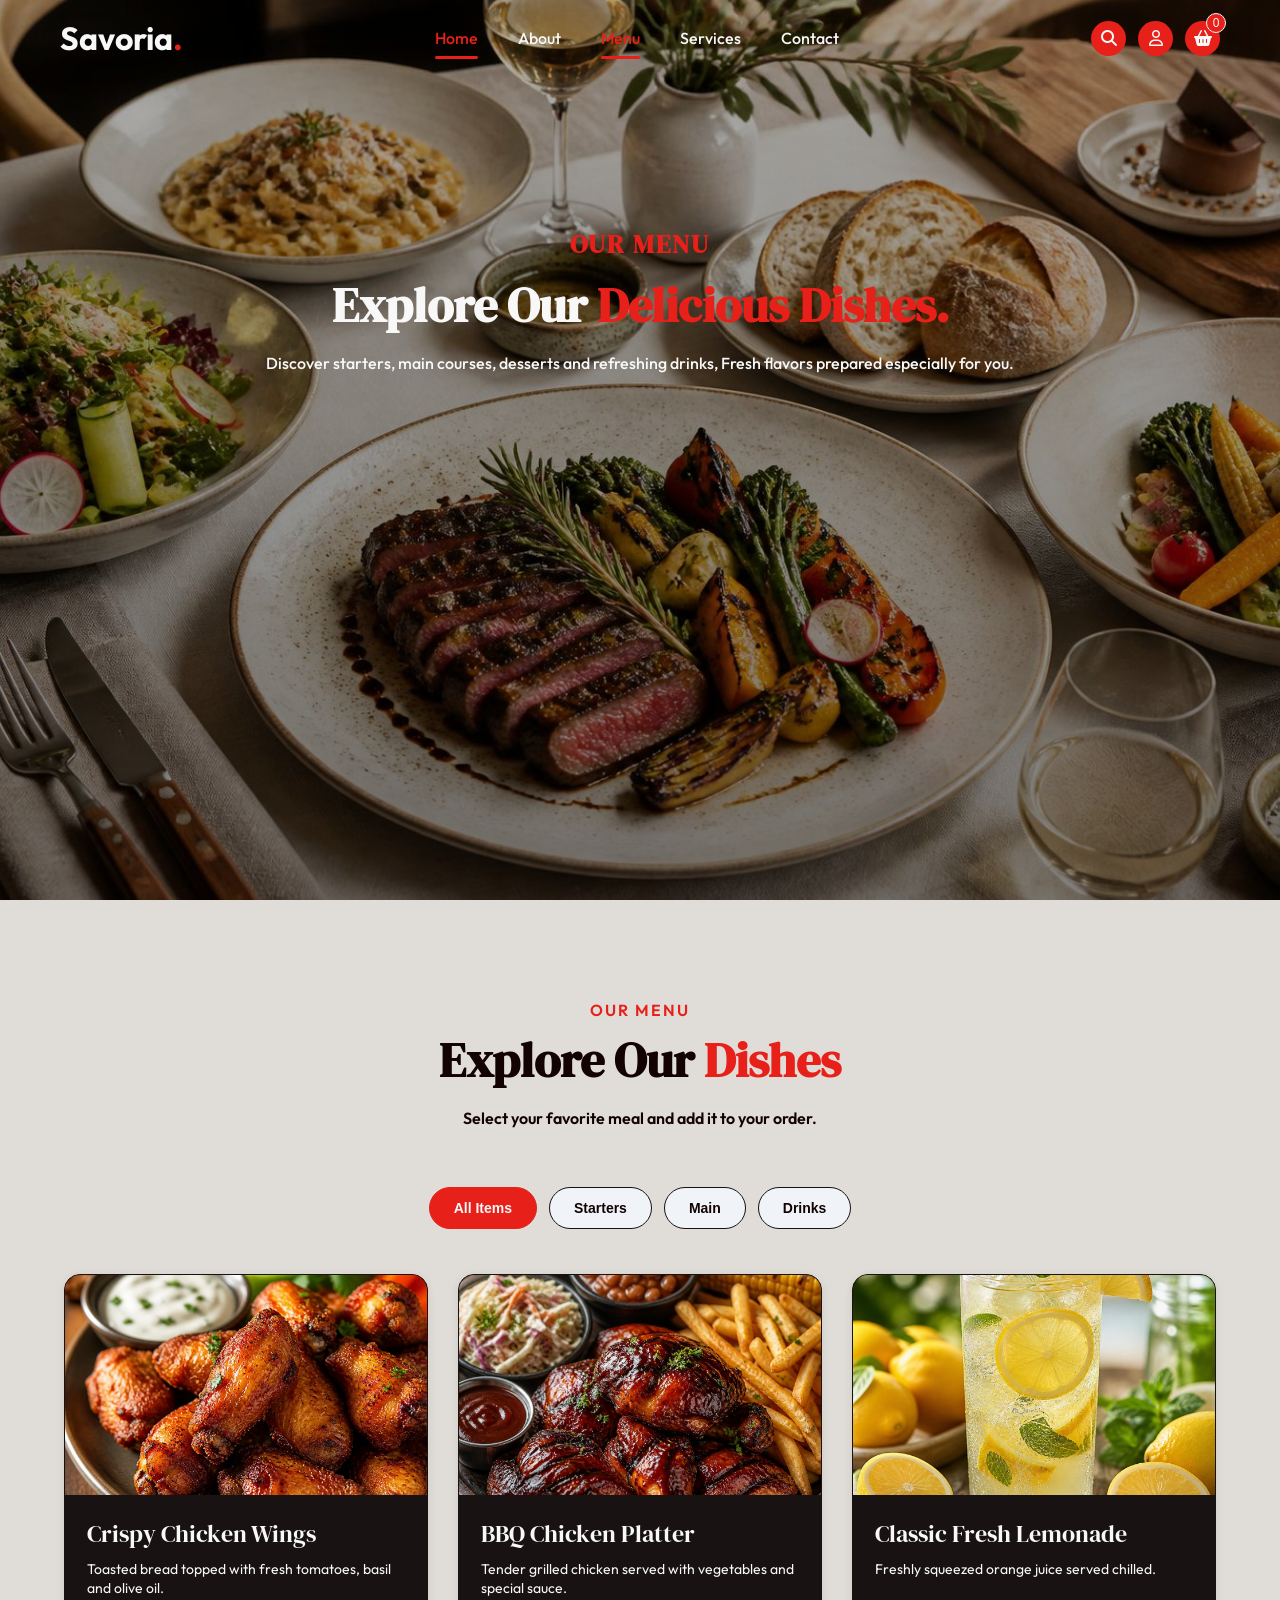
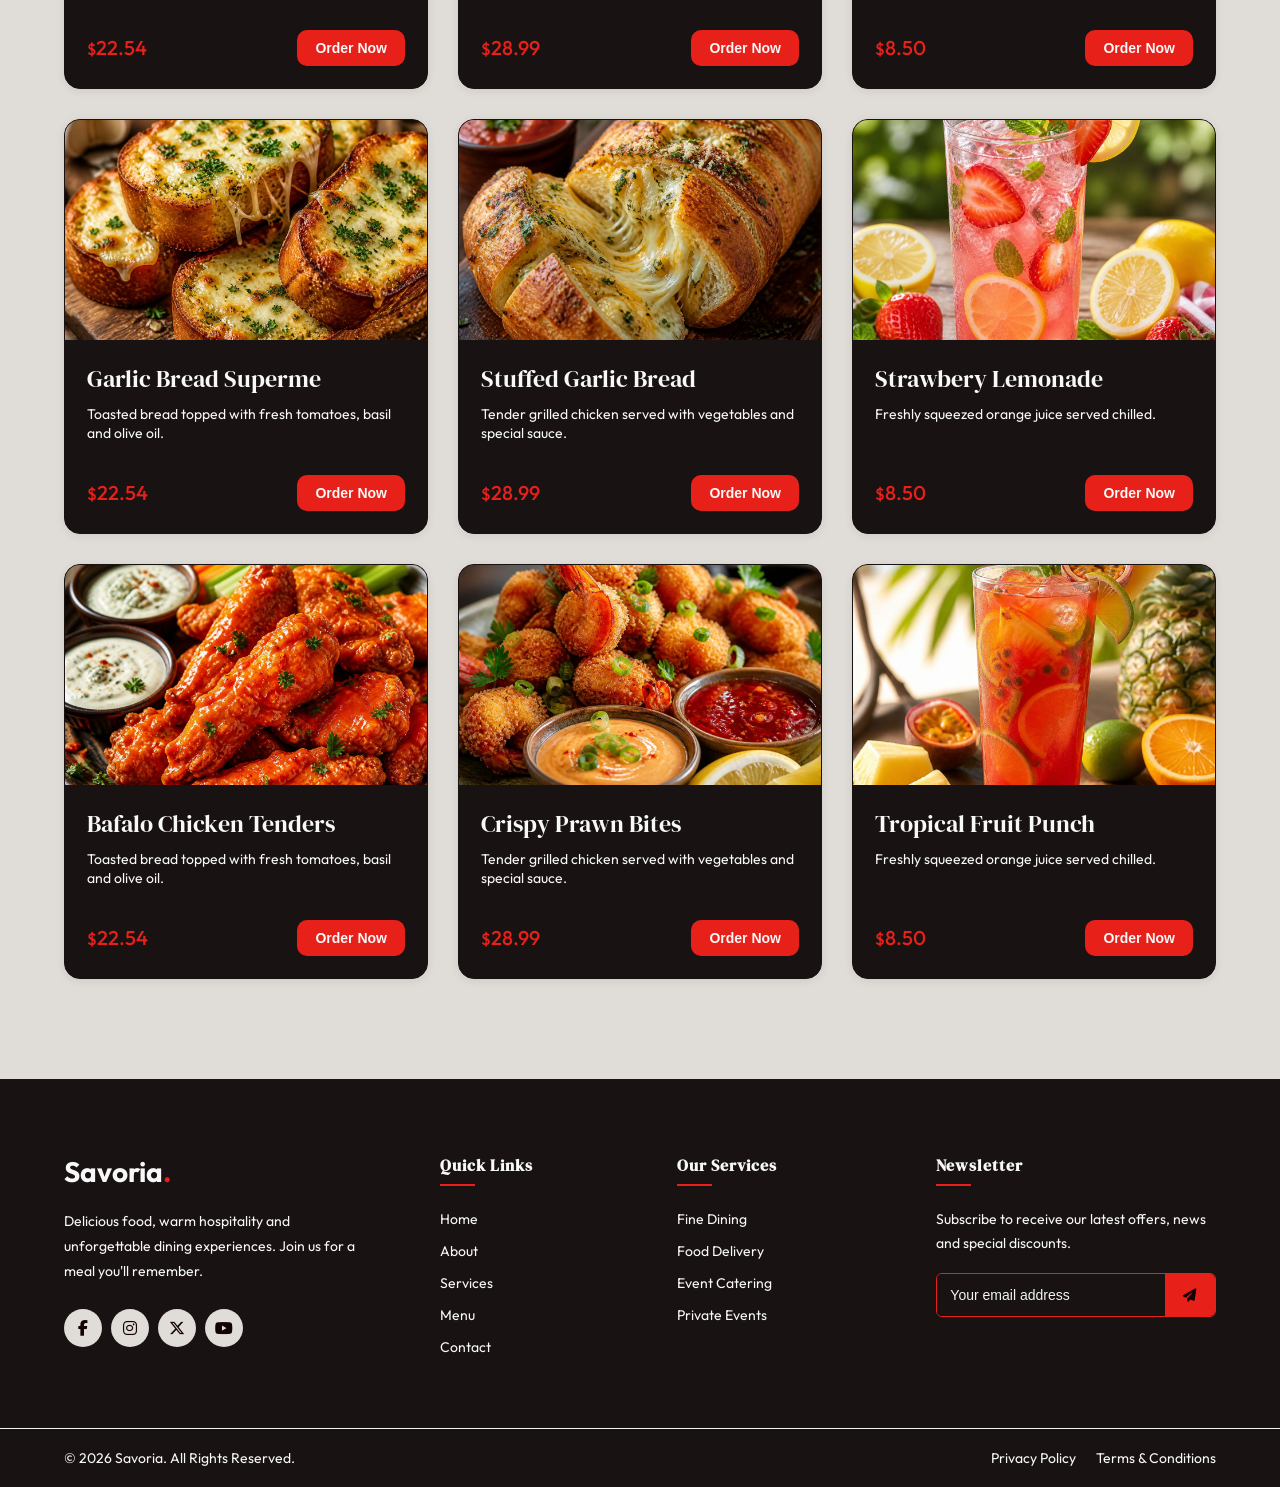
<file: multi page restaurant website/menu.html>
<!DOCTYPE html>
<html lang="en">
<head>
    <meta charset="UTF-8">
    <meta name="viewport" content="width=device-width, initial-scale=1.0">
    <title>Savoria | Delicious Food Delivered</title>
    <link rel="stylesheet" href="https://cdnjs.cloudflare.com/ajax/libs/font-awesome/6.7.2/css/all.min.css">
    <link rel="stylesheet" href="style.css">
    <link rel="stylesheet" href="responsive.css">
</head>
<body>
 
 <!-- Header section start -->
   <header class="header" id="menu-header">
    <nav class="navbar" id="navbar">
        <a href="index.html" class="logo">Savoria<span>.</span></a>
        <div class="nav-links" id="navlinks">
             <i class="fa fa-times close-btn" onclick="hideMenu()"></i>
          <ul>
            <li><a href="index.html" class="active">Home</a></li>
            <li><a href="about.html">About</a></li>
            <li><a href="menu.html">Menu</a></li>
            <li><a href="services.html">Services</a></li>
            <li><a href="contact.html">Contact</a></li>
          </ul>
        </div>
        <div class="nav-action">
            <button class="searchbtn" id="searchbtn">
                <i class="fa-solid fa-magnifying-glass"></i>
            </button>
            <button class="userbtn" id="userbtn">
                <i class="fa-regular fa-user"></i>
            </button>
            <button class="cartbtn" id="open-cart">
                <i class="fa-solid fa-basket-shopping"></i>
                <span class="cart-count" id="cart-count">0</span>
            </button>
            <i class="fa-solid fa-bars menu-btn" onclick="showMenu()"></i>
            <!-- <i class="fa fa-bars menu-btn" onclick="showMenu()"></i> -->
        </div>
    </nav>

        <div class="page">
            <h2> Our Menu</h2>
            <h1>Explore Our <span>Delicious Dishes.</span></h1>  
            <p> Discover starters, main courses, desserts
                and refreshing drinks, Fresh flavors prepared especially for you.</p>
        </div>

  </header> 
  <!-- Header section end & about section start-->
   <!-- Aboout section end & menu section start-->
<section class="menu-section section-padding" id="menu">
    <div class="container">
        <div class="section-header text-center">
            <span class="section-subtitle">Our Menu</span>
            <h2>Explore Our <span>Dishes</span></h2>
            <p>Select your favorite meal and add it to your order.</p>
        </div>
        <!-- Categories Filter -->
        <div class="category-filters">
            <button class="filter-btn active" data-category="all">All Items</button>  
            <button class="filter-btn" data-category="starters">Starters</button>
            <button class="filter-btn" data-category="main">Main</button>
            <button class="filter-btn" data-category="drinks">Drinks</button>        
        </div>
<div class="item">
    <div class="card" data-category="starters">
        <div class="card-image">
            <img src="assets/starters1.jpg" alt="Bruschetta">    
        </div>
        <div class="card-content">
            <h4 class="card-title">Crispy Chicken Wings</h4>
            <p class="card-description">
                Toasted bread topped with fresh tomatoes,
                basil and olive oil.
            </p>
            <div class="price-order">
                <div class="price">
                    <span>$</span>22.54
                </div>
                <button class="order-btn">Order Now</button>
            </div>
        </div>
    </div>
    <!-- Product 2 -->
    <div class="card" data-category="main">
        <div class="card-image">
            <img  src="assets/main1.jpg" alt="Grilled Chicken">
        </div>
        <div class="card-content">
            <h4 class="card-title">BBQ Chicken Platter</h4>
            <p class="card-description">
                Tender grilled chicken served with
                vegetables and special sauce.
            </p>
            <div class="price-order">
                <div class="price">
                    <small>$</small>28.99
                </div>
                <button class="order-btn">Order Now</button>
            </div>
        </div>
    </div>
    <!-- Product 3 -->
    <div class="card" data-category="drinks">
        <div class="card-image">
            <img src="assets/drink1.jpg" alt="Fresh Orange Juice"></div>
        <div class="card-content">
            <h4 class="card-title"> Classic Fresh Lemonade </h4>
            <p class="card-description">
                Freshly squeezed orange juice served
                chilled.</p>
            <div class="price-order">
                <div class="price">
                    <small>$</small>8.50
                </div>
                <button class="order-btn"> Order Now</button>  
            </div>
        </div>
    </div>

      <div class="card" data-category="starters">
        <div class="card-image">
            <img src="assets/starters2.jpg" alt="Bruschetta">    
        </div>
        <div class="card-content">
            <h4 class="card-title">Garlic Bread Superme</h4>
            <p class="card-description">
                Toasted bread topped with fresh tomatoes,
                basil and olive oil.
            </p>
            <div class="price-order">
                <div class="price">
                    <small>$</small>22.54
                </div>
                <button class="order-btn">Order Now</button>
            </div>
        </div>
    </div>
    <!-- Product 2 -->
    <div class="card" data-category="main">
        <div class="card-image">
            <img  src="assets/main2.jpg" alt="Grilled Chicken">
        </div>
        <div class="card-content">
            <h4 class="card-title">Stuffed Garlic Bread</h4>
            <p class="card-description">
                Tender grilled chicken served with
                vegetables and special sauce.
            </p>
            <div class="price-order">
                <div class="price">
                    <small>$</small>28.99
                </div>
                <button class="order-btn">Order Now</button>
            </div>
        </div>
    </div>
    <!-- Product 3 -->
    <div class="card" data-category="drinks">
        <div class="card-image">
            <img src="assets/drinks2.jpg" alt="Fresh Orange Juice"></div>
        <div class="card-content">
            <h4 class="card-title">Strawbery Lemonade</h4>
            <p class="card-description">
                Freshly squeezed orange juice served
                chilled.</p>
            <div class="price-order">
                <div class="price">
                    <small>$</small>8.50
                </div>
                <button class="order-btn"> Order Now</button>  
            </div>
        </div>
    </div>
      <div class="card" data-category="starters">
        <div class="card-image">
            <img src="assets/starters3.jpg" alt="Bruschetta">    
        </div>
        <div class="card-content">
            <h4 class="card-title">Bafalo Chicken Tenders</h4>
            <p class="card-description">
                Toasted bread topped with fresh tomatoes,
                basil and olive oil.
            </p>
            <div class="price-order">
                <div class="price">
                    <small>$</small>22.54
                </div>
                <button class="order-btn">Order Now</button>
            </div>
        </div>
    </div>
    <!-- Product 2 -->
    <div class="card" data-category="main">
        <div class="card-image">
            <img  src="assets/main3.jpg" alt="Grilled Chicken">
        </div>
        <div class="card-content">
            <h4 class="card-title">Crispy Prawn Bites</h4>
            <p class="card-description">
                Tender grilled chicken served with
                vegetables and special sauce.
            </p>
            <div class="price-order">
                <div class="price">
                    <small>$</small>28.99
                </div>
                <button class="order-btn">Order Now</button>
            </div>
        </div>
    </div>
    <!-- Product 3 -->
    <div class="card" data-category="drinks">
        <div class="card-image">
            <img src="assets/drinks3.jpg" alt="Fresh Orange Juice"></div>
        <div class="card-content">
            <h4 class="card-title">Tropical Fruit Punch</h4>
            <p class="card-description">
                Freshly squeezed orange juice served
                chilled.</p>
            <div class="price-order">
                <div class="price">
                    <small>$</small>8.50
                </div>
                <button class="order-btn"> Order Now</button>  
            </div>
        </div>
    </div>  
   </div>
    </div>
</section>


<!-- =================================
     FOOTER
================================= -->

<footer class="footer">
    <div class="footer-container">
        <!-- Footer About -->
        <div class="footer-column footer-about">
            <a href="#home" class="footer-logo">Savoria<span>.</span> </a>
            <p>Delicious food, warm hospitality and
                unforgettable dining experiences.
                Join us for a meal you'll remember. </p>
            <div class="footer-social">
                <a href="#"><i class="fa-brands fa-facebook-f"></i></a>
                <a href="#"><i class="fa-brands fa-instagram"></i></a>
                <a href="#">  <i class="fa-brands fa-x-twitter"></i></a>
                <a href="#"> <i class="fa-brands fa-youtube"></i></a>    
            </div>
        </div>
        <!-- Quick Links -->
        <div class="footer-column">
            <h3>Quick Links</h3>
            <ul>
                <li> <a href="#home">Home</a> </li>
                <li> <a href="#about">About</a> </li>
                <li> <a href="#services">Services</a> </li>
                <li> <a href="#menu">Menu</a></li>
                <li> <a href="#contact">Contact</a>    </li>
            </ul>
        </div>
        <!-- Services -->
        <div class="footer-column">
            <h3>Our Services</h3>
            <ul> 
                <li> <a href="#services"> Fine Dining</a></li>
                <li> <a href="#services"> Food Delivery</a></li>
                <li> <a href="#services"> Event Catering</a></li>
                <li> <a href="#services"> Private Events</a></li>
            </ul>
        </div>

        <!-- Newsletter -->
        <div class="footer-column footer-newsletter">
            <h3>Newsletter</h3>
            <p> Subscribe to receive our latest offers,
                news and special discounts.</p>
            <form id="newsletterForm">
                <div class="newsletter-input">
                    <input  type="email"placeholder="Your email address">
                    <button type="submit">
                        <i class="fa-solid fa-paper-plane"></i>
                    </button>
                </div>
                <small id="newsletterMessage"></small>
            </form>
        </div>
    </div>
    <!-- Footer Bottom -->
    <div class="footer-bottom">
        <div class="footer-bottom-container">
            <p> &copy; 2026 Savoria. All Rights Reserved. </p>
            <div class="footer-bottom-links">
                <a href="#">Privacy Policy</a>
                <a href="#">Terms & Conditions</a>
            </div>
        </div>
    </div>
</footer>
<!-- back to top button -->
<button class="back-to-top" id="backToTop" aria-label="Back to top">
    <i class="fa-solid fa-arrow-up"></i>
</button>
<script src="script.js"></script>
</body>
</html>
</file>
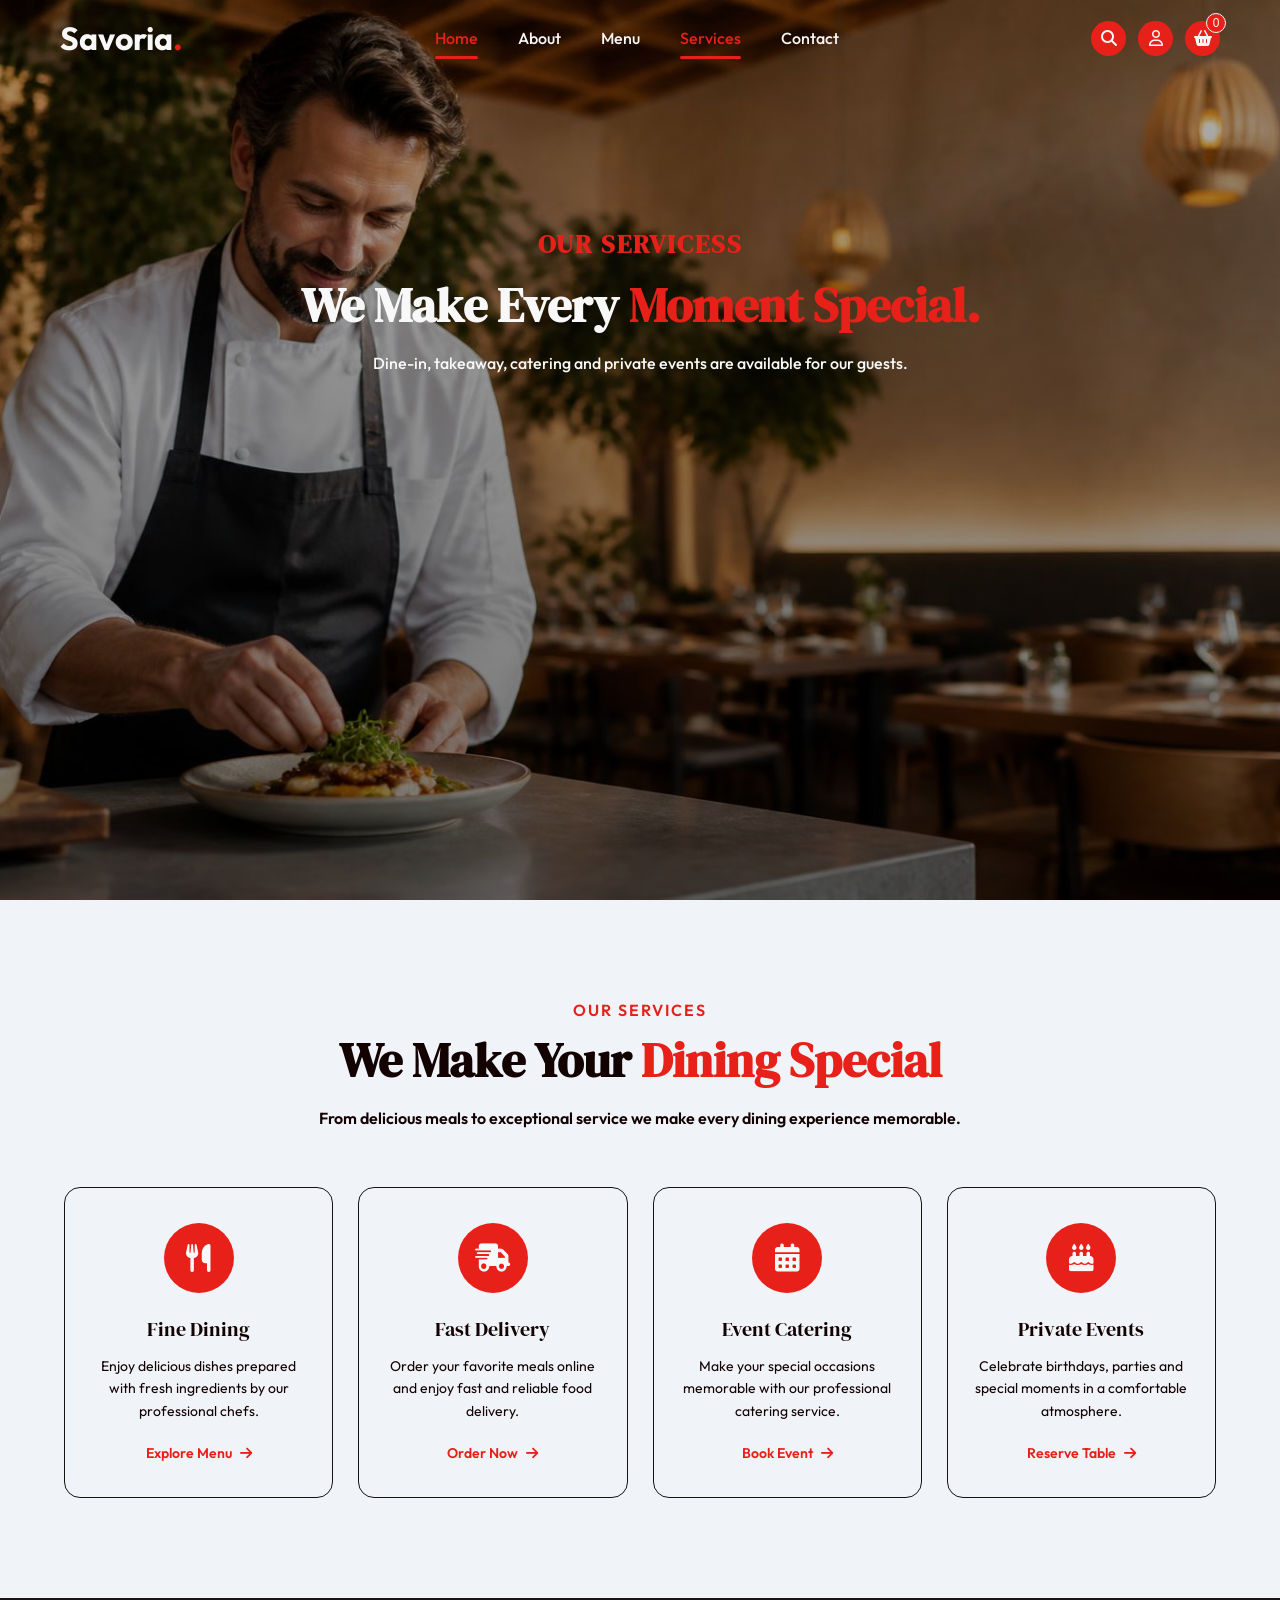
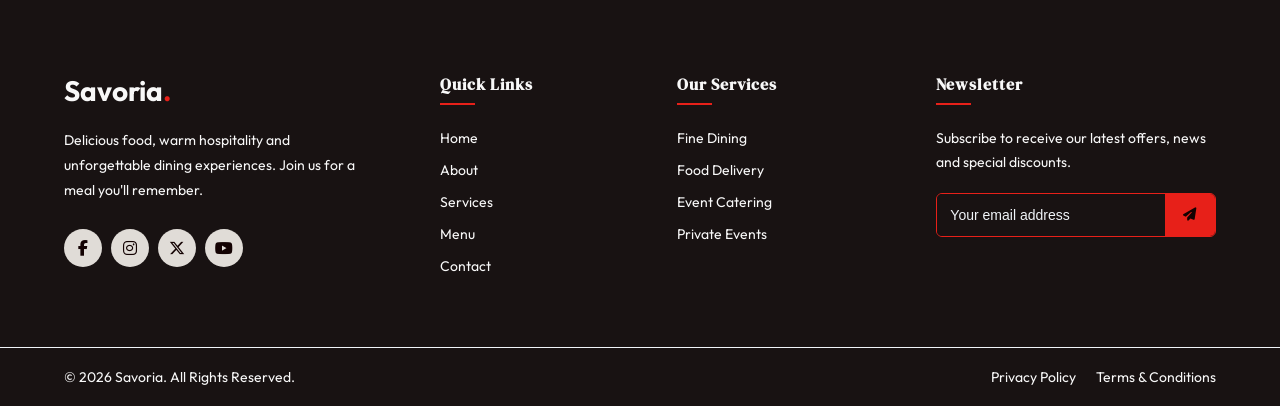
<file: multi page restaurant website/services.html>
<!DOCTYPE html>
<html lang="en">
<head>
    <meta charset="UTF-8">
    <meta name="viewport" content="width=device-width, initial-scale=1.0">
    <title>Savoria | Delicious Food Delivered</title>
    <link rel="stylesheet" href="https://cdnjs.cloudflare.com/ajax/libs/font-awesome/6.7.2/css/all.min.css">
    <link rel="stylesheet" href="style.css">
    <link rel="stylesheet" href="responsive.css">
</head>
<body>
 
 <!-- Header section start -->
   <header class="header" id="service-header">
    <nav class="navbar" id="navbar">
        <a href="index.html" class="logo">Savoria<span>.</span></a>
        <div class="nav-links" id="navlinks">
             <i class="fa fa-times close-btn" onclick="hideMenu()"></i>
          <ul>
            <li><a href="index.html" class="active">Home</a></li>
            <li><a href="about.html">About</a></li>
            <li><a href="menu.html">Menu</a></li>
            <li><a href="services.html">Services</a></li>
            <li><a href="contact.html">Contact</a></li>
          </ul>
        </div>
        <div class="nav-action">
            <button class="searchbtn" id="searchbtn">
                <i class="fa-solid fa-magnifying-glass"></i>
            </button>
            <button class="userbtn" id="userbtn">
                <i class="fa-regular fa-user"></i>
            </button>
            <button class="cartbtn" id="open-cart">
                <i class="fa-solid fa-basket-shopping"></i>
                <span class="cart-count" id="cart-count">0</span>
            </button>
            <i class="fa-solid fa-bars menu-btn" onclick="showMenu()"></i>
            <!-- <i class="fa fa-bars menu-btn" onclick="showMenu()"></i> -->
        </div>
    </nav>

        <div class="page">
            <h2> Our Servicess</h2>
            <h1> We Make Every
                <span>Moment Special.</span></span></h2>  
            <p> Dine-in, takeaway, catering and private
                events are available for our guests.</p>
        </div>

  </header> 
<!-- servicess -->
 
<section class="services-section section-padding" id="services">
    <div class="container">
        <div class="section-header text-center">
            <span class="section-subtitle">Our Services</span>
            <h2>We Make Your <span>Dining Special</span> </h2>
            <p>From delicious meals to exceptional service
                we make every dining experience memorable. </p> 
        </div>

        <div class="services-grid">
            <div class="service-card">
                <div class="service-icon">
                    <i class="fa-solid fa-utensils"></i>
                </div>
                <h3>Fine Dining</h3>
                <p> Enjoy delicious dishes prepared with
                    fresh ingredients by our professional chefs.</p>
                <a href="#menu" class="service-link">
                    Explore Menu
                    <i class="fa-solid fa-arrow-right"></i>
                </a>
            </div>


            <!-- Service 2 -->
            <div class="service-card">
                <div class="service-icon">
                    <i class="fa-solid fa-truck-fast"></i>
                </div>
                <h3>Fast Delivery</h3>
                <p>Order your favorite meals online and
                    enjoy fast and reliable food delivery. </p>
                <a href="#menu" class="service-link"> Order Now
                    <i class="fa-solid fa-arrow-right"></i>
                </a>
            </div>


            <!-- Service 3 -->
            <div class="service-card">

                <div class="service-icon">
                    <i class="fa-solid fa-calendar-days"></i>
                </div>
                <h3>Event Catering</h3>
                <p> Make your special occasions memorable
                    with our professional catering service. </p>
                <a href="#contact" class="service-link">
                    Book Event
                    <i class="fa-solid fa-arrow-right"></i>
                </a>

            </div>

            <!-- Service 4 -->
            <div class="service-card">
                <div class="service-icon">
                    <i class="fa-solid fa-cake-candles"></i>
                </div>
                <h3>Private Events</h3>
                <p>
                    Celebrate birthdays, parties and special
                    moments in a comfortable atmosphere.
                </p>
                <a href="#contact" class="service-link">
                    Reserve Table
                    <i class="fa-solid fa-arrow-right"></i>
                </a>
            </div>
        </div>
    </div>

</section>

  
<!-- =================================
     FOOTER
================================= -->

<footer class="footer">
    <div class="footer-container">
        <!-- Footer About -->
        <div class="footer-column footer-about">
            <a href="#home" class="footer-logo">Savoria<span>.</span> </a>
            <p>Delicious food, warm hospitality and
                unforgettable dining experiences.
                Join us for a meal you'll remember. </p>
            <div class="footer-social">
                <a href="#"><i class="fa-brands fa-facebook-f"></i></a>
                <a href="#"><i class="fa-brands fa-instagram"></i></a>
                <a href="#">  <i class="fa-brands fa-x-twitter"></i></a>
                <a href="#"> <i class="fa-brands fa-youtube"></i></a>    
            </div>
        </div>
        <!-- Quick Links -->
        <div class="footer-column">
            <h3>Quick Links</h3>
            <ul>
                <li> <a href="#home">Home</a> </li>
                <li> <a href="#about">About</a> </li>
                <li> <a href="#services">Services</a> </li>
                <li> <a href="#menu">Menu</a></li>
                <li> <a href="#contact">Contact</a>    </li>
            </ul>
        </div>
        <!-- Services -->
        <div class="footer-column">
            <h3>Our Services</h3>
            <ul> 
                <li> <a href="#services"> Fine Dining</a></li>
                <li> <a href="#services"> Food Delivery</a></li>
                <li> <a href="#services"> Event Catering</a></li>
                <li> <a href="#services"> Private Events</a></li>
            </ul>
        </div>

        <!-- Newsletter -->
        <div class="footer-column footer-newsletter">
            <h3>Newsletter</h3>
            <p> Subscribe to receive our latest offers,
                news and special discounts.</p>
            <form id="newsletterForm">
                <div class="newsletter-input">
                    <input  type="email"placeholder="Your email address">
                    <button type="submit">
                        <i class="fa-solid fa-paper-plane"></i>
                    </button>
                </div>
                <small id="newsletterMessage"></small>
            </form>
        </div>
    </div>
    <!-- Footer Bottom -->
    <div class="footer-bottom">
        <div class="footer-bottom-container">
            <p> &copy; 2026 Savoria. All Rights Reserved. </p>
            <div class="footer-bottom-links">
                <a href="#">Privacy Policy</a>
                <a href="#">Terms & Conditions</a>
            </div>
        </div>
    </div>
</footer>
<!-- back to top button -->
<button class="back-to-top" id="backToTop" aria-label="Back to top">
    <i class="fa-solid fa-arrow-up"></i>
</button>
<script src="script.js"></script>
</body>
</html>
</file>
<file: multi page restaurant website/style.css>
@import url('https://fonts.googleapis.com/css2?family=DM+Serif+Display&family=Outfit:wght@300;400;500;600;700&display=swap');

* {
    margin: 0;
    padding: 0;
    box-sizing: border-box;
    text-decoration: none;
    list-style:none;
}
/* --- Global Variables & Reset --- */
 :root {
    --bg-light: #e0dcd7;      
    --bg-white: #f0f4f8;     
    --bg-dark: #181212;       
    --primary: #e72019;      
    --text-dark: #130202;
    --text-light: #f8f8f8;
    --heading-font: "DM Serif Display", serif;
    --body-font: "Outfit", sans-serif;
    --fs-xs: 0.875rem;
    --fs-base: 1rem;
    --fs-xl: clamp(1.5rem, 2vw, 2.5rem);
    --fs-xxl: clamp(2rem, 3vw, 3rem);
    --fw-normal: 400;
    --fw-medium: 500;
    --fw-semibold: 600;
    --fw-bold: 700;
    /* Spacing */
    --space-xs: .125rem;
    --space-sm: 0.0625rem;
    /* Border Radius */
    --radius-sm: 6px;
    --radius-md: 10px;
    --radius-lg: 16px;
    --radius-round: 50%;
    /* Shadows */
    --shadow-sm: 0 2px 10px rgba(0, 0, 0, 0.08);
    --shadow-md: 0 5px 20px rgba(0, 0, 0, 0.12);
    --shadow-lg: 0 10px 30px rgba(0, 0, 0, 0.15);
    /* Transitions */
    --transition-fast: 0.2s ease;
    --transition-normal: 0.3s ease;
    --transition-slow: 0.5s ease;
    /* Container */
    --container-width: 1200px;
}
html {
      scroll-behavior: smooth;
}
body {
    font-family: var(--body-font); 
    animation: pageOpen 1.2s ease both;
}
/* Page animation */

@keyframes pageOpen {

    from {
        opacity: 0;
        transform: translateY(-80px);
    }

    to {
        opacity: 1;
        transform: translateY(0);
    }

}
h1,h2,h3,h4 {
    font-family: var(--heading-font);
}

 .header {
    min-height:100dvh;
    width: 100%;
    background: linear-gradient(rgba(0,0,0,0.3),rgba(0,0,0,0.5)),url("multi/banner.jpg") center/cover;
}  
.navbar {
  max-width: var(--container-width);
  margin: auto;
  padding: 18px 20px;
  display: flex;
  align-items: center;
  justify-content: space-between;
}
.logo {
    color:var(--text-light);
    font-size:2rem;
    font-weight:var(--fw-bold);
}
.logo span {
    color: var(--primary);
}
.nav-links ul {
    display:flex;
    gap:40px;
}
.nav-links a {
    position:relative;
    color:var(--text-light);
    font-size:var(--fs-base);
    font-weight:var(--fw-medium);
    padding:10px 0; 
    transition:var(--transition-normal);
}
.nav-links a::after {
    content:"";
    position:absolute;
    left:0;
    bottom:-1px;
    width:100%;
    height:3px;
    background:var(--primary);
    border-radius:20px;
    transform:scaleX(0);
    transform-origin:left;
    transition:.6s ease;
}
 .nav-links a:hover,
.nav-links a.active {
    color:var(--primary);
} 
.nav-links a:hover::after,
.nav-links a.active::after {
    transform:scaleX(1);
}
.nav-action {
    display: flex;
    align-items: center;
    gap: 12px;
}
.nav-action button {
    width: 35px;
    height: 35px;
    border-radius: 50%;
    border: none;
    background: var(--primary);
    cursor:pointer;
    position:relative;
    transition: var(--transition-fast);
      &:hover {
          transform: translateY(-5px);
          background: var(--text-dark);
     }
}
.nav-action i {
     color: var(--text-light);
     font-size: var(--fs-base);
     text-align: center;
   
}
.nav-action .cart-count {
    position:absolute;
    top:-8px;
    right:-6px;
    width:20px;
    height:20px;
    border: 1px solid var(--bg-white);
    border-radius:50%;
    background:var(--primary);
    color:var(--text-light);
    font-size:12px;
    font-weight: 500;
    display:flex;
    justify-content:center;
    align-items:center;
}
.menu-btn,
.close-btn {
    display:none;
    font-size:32px;
    color: var(--text-light);
    cursor:pointer;
}
.hero {
    min-height: 100dvh;
    padding: 100px 0 60px;
    text-align: center; 
}
.hero-content {
      color: var(--text-light);      
}
.hero-subtitle {
      font-size: var(--fs-xl);
      font-weight: var(--fw-semibold);
      text-transform: uppercase;
      color: var(--primary);
      letter-spacing: var(--space-sm);
      margin-bottom: 20px;
      animation: heroFadeUp 0.8s ease both;
}
.hero-title {
     font-size: var(--fs-xxl);
     font-weight: var(--fw-bold);
      margin-bottom: 20px;
     animation: heroFadeUp 0.8s ease .15s both;
}
.hero-title span {
    color: var(--primary);
}
.hero-description {
    font-size: var(--fs-base);
    font-weight: var(--fw-normal);
    margin-bottom: 35px;
    line-height: 1.2;
    animation: heroFadeUp 0.8s ease .3s both;
}
.hero-buttons {
    display: flex;
    align-items: center;
    justify-content: center; 
    gap: 25px;
    animation: heroFadeUp 0.8s ease .45s both;
}
.hero-buttons a {
    padding: 15px 25px;
    display: inline-flex;
    align-items: center;
    justify-content: center;
    gap: 10px;
    border-radius: var(--radius-md);
    font-size: var(--fs-xs);                                                                                                   fs;
    font-weight: 600;
    transition: var(--transition-normal);
}
.btn-primary {
    color: var(--text-light);
    background: var(--primary);
    box-shadow: var(--shadow-md);
}
.btn-primary:hover {
    transform: translateY(-5px);
    box-shadow: var(--shadow);
    color: var(--text-dark);
}
.btn-primary i {
  transition: var(--transition-normal);
}
.btn-primary:hover i {
    transform: translateX(5px);
}
.btn-outline {
    color: var(--text-color);
    border: 1px solid var(--text-light);
    background: transparent;
}
.btn-outline:hover {
    color: var(--text-dark);
    background: var(--primary);
    box-shadow: var(--shadow-md);
    /* border-color: var(--bg-dark); */
    transform: translateY(-5px);
}

@keyframes heroFadeUp {

    from {
        opacity: 0;
        transform: translateY(35px);
    }

    to {
        opacity: 1;
        transform: translateY(0);
    }

}
/* ABOUT SECTION START*/
.about {
    padding: 100px 5%;
    background: var(--bg-white);
}
.about-container {
    width: 100%;
    max-width: var(--container-width);
    margin: auto;
    display: grid;
    grid-template-columns: 1fr 1fr;
    align-items: center;
    gap: 80px;
}
.about-image {
    position: relative;
    width: 100%;
    height: 550px;
    overflow: visible;
}

.about-image img {
    position: relative;
    width: 100%;
    height: 100%;
    display: block;
    object-fit: cover;
    border-radius: var(--radius-lg);
    z-index: 1;
    box-shadow:var(--shadow-md);    
}
.experience-badge {
    position: absolute;
    right: -30px;
    bottom: 35px;
    z-index: 2;
    display: flex;
    align-items: center;
    gap: 12px;
    padding: 18px 24px;
    border-radius: var(--radius-md);
    background: var(--primary);
    color: var(--text-light);
    box-shadow:var(--shadow);
}
.experience-badge strong {
    font-size: 2.5rem;
    line-height: 1;
}
.experience-badge span {
    font-size: var(--fs-xs);
    font-weight: var(--fw-semibold);
    line-height: 1.5;
    text-transform: uppercase;
    letter-spacing: 1px;
}
.about-content {
    max-width: 570px;
}
.about-subtitle {
    display: inline-block;
    margin-bottom: 20px;
    color: var(--primary);
    font-size: var(--fs-base);
    font-weight: var(--fw-bold);
    letter-spacing: 2px;
    text-transform: uppercase;
}
.about-content h2 {
    margin-bottom: 20px;
    color: var(--text-dark);
    font-size: var(--fs-xxl); 
}
.about-content h2 span {
    color: var(--primary);
}
.about-text {
    margin-bottom: 15px;
    color:var(--dark-bg);
    font-size: var(--fs-base);
    font-weight: var(--fw-semibold);
    line-height: 1.5;
}
.about-features {
    display: grid;
    grid-template-columns: 1fr 1fr;
    gap: 22px;
    margin: 30px 0;
}
.about-feature {
    display: flex;
    align-items: flex-start;
    gap: 15px;
}
.feature-icon {
    flex-shrink: 0;
    display: grid;
    place-items: center;
    width: 45px;
    height: 45px;
    border-radius: var(--radius-md);
    background: var(--primary);
    color: var(--text-light);
    font-size: 20px;
    margin-top: 5px; 
}
.feature-content h3 {
     margin-bottom: 5px; 
    color: var(--text-dark);
    font-size: var(--fs-base);
}
.feature-content p {
    color: var(--text-dark);
    font-size: var(--fs-xs);
    line-height: 1.2;
}

.about-btn {
    display: inline-flex;
    align-items: center;
    gap: 10px;
    padding: 14px 22px;
    border-radius: var(--radius-md);
    background: var(--bg-dark);
    color: var(--text-light);
    font-size: var(--fs-xs);
    font-weight: var(--fw-semibold);
    transition: var(--transition-slow);
}
.about-btn:hover {
    background: var(--primary);
    transform: translateY(-3px);
}
.about-btn i {
    transition: var(--transition-normal);
}
.about-btn:hover i {
    transform: translateX(4px);
}
/* MENU SECTION */

.menu-section {
    padding: 100px 5%;
    /* background: #faf9f6; */
    background: var(--bg-light);
}
.container {
    width: 100%;
    max-width: var(--container-width);
    margin: auto;
}
/* Section Header */
.section-header {
    max-width: 650px;
    margin: 0 auto 45px;
    text-align: center;
}
.section-subtitle {
    display: inline-block;
    margin-bottom: 10px;
    color: var(--primary);
    font-size: var(--fs-base);
    font-weight: var(--fw-bold);
    text-transform: uppercase;
    letter-spacing: 2px;
}
.section-header h2 {
    margin-bottom: 15px;
    font-size: var(--fs-xxl);
    line-height: 1.2;
}
.section-header h2 span {
    color: var(--primary);
}
.section-header p {
    color: var(--text-dark);
    font-size: var(--fs-base);
    line-height: 1.4;
}

.category-filters {
    display: flex;
    justify-content: center;
    align-items: center;
    flex-wrap: wrap;
    gap: 12px;
    margin-bottom: 45px;
}
.filter-btn {
    padding: 12px 24px;
    border: 1px solid var(--bg-dark);
    border-radius: 50px;
    background: var(--bg-white);
    color: var(--text-dark);
    font-size: var(--fs-xs);
    font-weight: var(--fw-semibold);
    transition: var(--transition-normal);
    cursor: pointer;
}

.filter-btn:hover {
    border-color: var(--primary);
    color: var(--primary);
}
.filter-btn.active {
    background: var(--primary);
    border-color: var(--primary);
    color: var(--text-light);
}
.item {
    display: grid;
    grid-template-columns: repeat(3, minmax(0, 1fr));
    gap: 30px;
}
.card {
    overflow: hidden;
    border: 1px solid var(--bg-dark);
    border-radius: var(--radius-lg);
    background: var(--bg-dark);
    box-shadow: var(--shadow-sm);
    transition: var(--transition-normal); 
    animation: cardShow 0.35s ease;
}
.card:hover {
    transform: translateY(-6px);
    box-shadow: var(--shadow-lg); 
}
.card-image {
    width: 100%;
    height: 220px;
    overflow: hidden;
}
.card-image img {
    width: 100%;
    height: 100%;
    object-fit: cover;
    display: block;
    transition: var(--transition-fast);
}
.card:hover .card-image img {
    transform: scale(1.08);
}
.card-content {
    padding: 22px;
}
.card-title {
    margin-bottom: 10px;
    color: var(--text-light);
    font-size: 24px;
    font-weight: var(--fw-medium);
}
.card-description {
    min-height: 50px;
    margin-bottom: 20px;
    color: var(--text-light);
    font-weight: var(--fw-normal);
    font-size: var(--fs-xs);
    line-height: 1.4;
}
.price-order {
    display: flex;
    align-items: center;
    justify-content: space-between;
    gap: 15px;
}
.price {
    color: var(--primary);
    font-size: 20px;
    font-weight: var(--fw-medium);
}
.price span {
    font-size: var(--fs-base);
 
}
.order-btn {
    padding: 10px 18px;
    border: none;
    border-radius: var(--radius-md);
    background: var(--primary);
    color: var(--text-light);
    font-size: var(--fs-xs);
    font-weight: var(--fw-semibold);
    cursor: pointer;
    transition: var(--transition-normal);
}
.order-btn:hover {
    background: var(--bg-white);
    color: var(--primary);
}
@keyframes cardShow {
    from {
        opacity: 0;
        transform: translateY(15px);
    }

    to {
        opacity: 1;
        transform: translateY(0);
    }

}

.section-padding {
    padding: 100px 5%;
}
.container {
    width: 100%;
    max-width: 1200px;
    margin: auto;
}


/* =================================
   SECTION HEADER
================================= */

.section-header {
    max-width: 650px;
    margin: 0 auto 55px;
    text-align: center;
}

.section-subtitle {
    display: inline-block;
    margin-bottom: 12px;
    color: var(--primary);
    font-size: var(--fs-base);
    font-weight: var(--fw-semibold);
    text-transform: uppercase;
    letter-spacing: 2px;
}

.section-header h2 {
    margin-bottom: 15px;
    font-size: var(--fs-xxl);
    font-weight: var(--fw-bold);
    color: var(--text-dark);
    line-height: 1.2;
}

.section-header h2 span {
    color: var(--primary);
}

.section-header p {
    color: var(--text-dark);
    font-size: var(--fs-base);
    font-weight: var(--fw-semibold);
    line-height: 1.7;
}

/* services section start */
.services-section {
    background: var(--bg-white);
}
.services-grid {
    display: grid;
    grid-template-columns: repeat(4, 1fr);
    gap: 25px;
}
.service-card {
    position: relative;
    padding: 35px 25px;
    background: var(--bg-white);
    border: 1px solid var(--bg-dark);
    border-radius: var(--radius-lg);
    text-align: center;
    transition: var(--transition-fast);
}

.service-card:hover {
    transform: translateY(-10px);
    border-color: var(--primary);
    box-shadow: var(--shadow-lg);
}
.service-icon {
    display: grid;
    place-items: center;
    width: 70px;
    height: 70px;
    margin: 0 auto 22px;
    border-radius: var(--radius-round);
    background: var(--primary);
    color: var(--text-light);
    font-size: 28px;
    transition: var(--transition-normal);
}
.service-card:hover .service-icon {
    background: var(--bg-dark);
    transform: rotateY(180deg);
    box-shadow: var(--shadow-md);
}

.service-card h3 {
    margin-bottom: 12px;
    font-size: 20px;
    font-weight: var(--fw-medium);
    color: var(--text-dark);
}

.service-card p {
    margin-bottom: 20px;
    color: var(--text-dark);
    font-size: var(--fs-xs);
    line-height: 1.6;
}
.service-link {
    display: inline-flex;
    align-items: center;
    gap: 8px;
    color:var(--primary);
    font-size: var(--fs-xs);
    font-weight: var(--fw-semibold);
    transition:var(--transition-normal);
}
.service-link:hover {
    color: var(--text-dark);
    gap: 12px;
}


/* =================================
   CONTACT
================================= */

.contact-section {
    /* background: #f3f1ec; */
    background-color: var(--bg-light);                                                                                                                                                       ;
}

.contact-wrapper {
    display: grid;
    grid-template-columns: 0.9fr 1.1fr;
    gap: 60px;
    max-width: 1100px;
    margin: auto;
}
/* Contact Information */
.contact-info {
    padding: 10px;
}
.contact-info-header {
    margin-bottom: 35px;
}
.contact-info-header > span {
    color: var(--primary);
    font-size: var(--fs-xs);
    font-weight: 700;
    text-transform: uppercase;
    letter-spacing: 1.5px;
}
.contact-info-header h3 {
    margin-top: 10px;
    font-size: 32px;
    line-height: 1.3;
}
.contact-info-header h3 span {
    color: var(--primary);
}
/* Contact Item */
.contact-item {
    display: flex;
    align-items: flex-start;
    gap: 17px;
    margin-bottom: 25px;
}
.contact-icon {
    flex-shrink: 0;
    display: grid;
    place-items: center;
    width: 48px;
    height: 48px;
    border-radius: var(--radius-md);
    background: var(--primary);
    color: var(--text-light);
    font-size: 18px;
}
.contact-item h4 {
    margin-bottom: 5px; 
    font-size: var(--fs-base);
}
.contact-item p {
    color: var(--text-dark);
    font-size: var(--fs-xs);
    line-height: 1.6;
}
/* Social */
.contact-social {
    display: flex;
    gap: 10px;
    margin-top: 35px;
}
.contact-social a,
.footer-social a {
    display: grid;
    place-items: center;
    width: 42px;
    height: 42px;
    border-radius: 50%;
    background: var(--bg-dark);
    color: var(--text-light);
    transition: var(--transition-normal);
}
.contact-social a:hover,
.footer-social a:hover {
    background: var(--primary);
    transform: translateY(-4px);
}
/* =================================
   CONTACT FORM
================================= */
.contact-form-wrapper {
    padding: 35px;
    background: var(--bg-white);
    border-radius: var(--radius-lg);
    box-shadow: var(--shadow-lg);
}
.form-row {
    display: grid;
    grid-template-columns: 1fr 1fr;
    gap: 20px;
}
.form-group {
    margin-bottom: 20px;
}
.form-group label {
    display: block;
    margin-bottom: 8px;
    color: var(--text-dark);
    font-size: var(--fs-xs);
    font-weight: var(--fw-semibold);
}
.form-group input,
.form-group textarea {
    width: 100%;
    padding: 14px 15px;
    border: 1px solid var(--text-light);
    border-radius: var(--radius-md);
    outline: none;
    background: var(--bg-white);
    color: var(--text-dark);
    font-family: inherit;
    font-size: var(--fs-xs);
    transition: var(--transition-normal);
}
.form-group textarea {
    resize: vertical;
}
.form-group input:focus,
.form-group textarea:focus {
    border-color:var(--primary);
    background: var(--bg-light);
}
.form-group.error input,
.form-group.error textarea {
    border-color: var(--primary);
}
.error-message {
    display: block;
    margin-top: 5px;
    color: var(--primary);
    font-size: 12px;
}
/* Contact Button */
.contact-btn {
    display: inline-flex;
    align-items: center;
    justify-content: center;
    gap: 10px;
    padding: 14px 25px;
    border: none;
    border-radius: var(--radius-md);
    background: var(--primary);
    color: var(--text-light);
    font-size: var(--fs-xs);
    font-weight: var(--fw-bold);
    cursor: pointer;
    transition: var(--transition-normal);
}
.contact-btn:hover {
     background: var(--bg-dark); 
    transform: translateY(-2px);
}
/* Success */
.form-success {
    display: none;
    margin-top: 18px;
    padding: 12px;
    border-radius: 8px;
    background: #eaf8ee;
    color: #258344;
    font-size: 13px;
}
.form-success.show {
    display: block;
}
/* =================================
   FOOTER
================================= */
.footer {
    /* background: #171717;  */
    background: var(--bg-dark);
    color: var(--text-light);
}
.footer-container {
    display: grid;
    grid-template-columns: 1.4fr 0.8fr 0.9fr 1.2fr;
    gap: 50px;
    width: min(1200px, 90%);
    margin: auto;
    padding: 75px 0 60px;
}
/* Footer Logo */
.footer-logo {
    display: inline-block;
    margin-bottom: 20px;
    color: var(--text-light);
    font-size: 28px;
    font-weight: var(--fw-bold);
}
.footer-logo span {
    color: var(--primary);
}
.footer-about p {
    max-width: 300px;
    color: var(--text-light);
    font-size: var(--fs-xs);
    line-height: 1.8;
}
/* Footer Headings */
.footer-column h3 {
    margin-bottom: 22px;
    font-size: var(--fs-base);
    color: var(--text-light);
    letter-spacing: 1px;
}
.footer-column h3::after {
    content: "";
    display: block;
    width: 35px;
    height: 2px;
    margin-top: 8px;
    background: var(--primary);
}
/* Footer Links */
.footer-column ul li {
    margin-bottom: 12px;
}
.footer-column ul li a {
    color: var(--text-light);
    font-size: var(--fs-xs);
    transition: var(--transition-normal);
}
.footer-column ul li a:hover {
    padding-left: 5px;
    color: var(--primary);
}
/* Footer Social */
.footer-social {
    display: flex;
    gap: 9px;
    margin-top: 25px;
}
.footer-social a {
    width: 38px;
    height: 38px;
    background: var(--bg-light);
    color: var(--text-dark);
    font-size: var(--fs-base);
}
.footer-newsletter p {
    margin-bottom: 18px;
    color: var(--text-light);
    font-size: var(--fs-xs);
    line-height: 1.7;
}

.newsletter-input {
    display: flex;
    overflow: hidden;
    border: 1px solid var(--primary);
    border-radius: var(--radius-sm);
}
.newsletter-input input {
    min-width: 0;
    flex: 1;
    padding: 13px;
    border: none;
    outline: none;
    background: var(--bg-dark);
    color: var(--text-light);
    font-size: var(--fs-xs);
}
.newsletter-input input::placeholder {
    color: var(--bg-white);
}

.newsletter-input button {
    width: 50px;
    border: none;
    background: var(--primary);
    color: var(--text-dark);
    cursor: pointer;
    transition: var(--transition-normal);
}

.newsletter-input button:hover {
    background: var(--text-light);
    color: var(--bg-dark);
}
#newsletterMessage {
    display: block;
    margin-top: 8px;
    font-size: 12px;
}


/* =================================
   FOOTER BOTTOM
================================= */

.footer-bottom {
    border-top: 1px solid var(--bg-white);
}
.footer-bottom-container {
    display: flex;
    align-items: center;
    justify-content: space-between;
    width: min(1200px, 90%);
    margin: auto;
    padding: 20px 0;
}

.footer-bottom p {
    color: var(--text-light);
    font-size: var(--fs-xs);
}
.footer-bottom-links {
    display: flex;
    gap: 20px;
}
.footer-bottom-links a {
    color: var(--text-light);
    font-size: var(--fs-xs);
    transition: var(--transition-normal);
}
.footer-bottom-links a:hover {
    color: var(--primary);
}
/* =================================
   SCROLL TOP
================================= */
.back-to-top {
    position: fixed;
    right: 25px;
    bottom: 25px;
    width: 48px;
    height: 48px;
    display: flex;
    align-items: center;
    justify-content: center;
    border: none;
    border-radius: var(--radius-round);
    background: var(--primary);
    color: var(--text-light);
    font-size: var(--fs-base);
    cursor: pointer;
    opacity: 0;
    visibility: hidden;
    transform: translateY(20px);
    transition: var(--transition-normal);
    z-index: 999;
}
/* Show button */
.back-to-top.show {
    opacity: 1;
    visibility: visible;
    transform: translateY(0);
}
/* Hover */
.back-to-top:hover {
    background: #222;
    transform: translateY(-5px);
}
/* Arrow animation */
.back-to-top i {
    transition: var(--transition-normal);
    animation: updown 1s infinite alternate;
}
@keyframes updown {
   from {
    transform: translateY(2px);
}
   to {
    transform: translateY(-4px);
   }
}
.back-to-top:hover i {
    transform: translateY(-3px);
}
/* RESPONSIVE BREAKPOINT */

@media (max-width:768px) {

    .navbar {
        padding: 15px;
    }
    .menu-btn {
        
        display: block;
    }
    .nav-links {
        position: fixed;
        top: 0;
        right: -260px;
        width: 250px;
        height: 100vh;
        background: var(--bg-dark);
       transition: .8s;
       z-index: 999;
    }
    .nav-links ul {
        flex-direction: column;
        gap: 25px;
        padding: 90px 30px;
    }
    .nav-links a {
       color: var(--text-light);
       font-size: 18px;
    }
    .close-btn {
        display: block;
        color: white;
        position: absolute;
        top: 20px;
        left: 20px;
    }
    .hero-content {
        grid-template-columns: 1fr;
        text-align: center;
        padding: 80px 0 60px;
    }   
   
    /* about */
.about {
        padding: 70px 20px;
    }
    .about-container {
        grid-template-columns: 1fr;
        gap: 55px;
    }
    .about-image {
        height: 450px;
        max-width: 600px;
        margin: auto;
    }
    .about-content {
        max-width: 100%;
    }
     .about-image {
        height: 360px;
    }
       .experience-badge {
        right: 10px;
        bottom: 20px;
        padding: 14px 18px;
    }

    .experience-badge strong {
        font-size: 30px;
    }

    .experience-badge span {
        font-size: 9px;
    }
    .about-features {
        grid-template-columns: 1fr;
        gap: 18px;
    }

    .about-btn {
        width: 100%;
        justify-content: center;
    }
    /* menu */
     .category-filters {
        gap: 8px;
    }
     .filter-btn {
        padding: 10px 17px;
        font-size: 12px;
    } 
    .item {
        grid-template-columns: 1fr;
        gap: 22px;
    }
    .card-image {
        height: 200px;
    }
}

@media (max-width: 768px) {

    .section-padding {
        padding: 80px 5%;
    }
    .contact-wrapper {
        grid-template-columns: 1fr;
        gap: 40px;
    }
    .contact-info {
        padding: 0;
    }

}
 /* Services */
@media (max-width: 768px) {
    .section-padding {
        padding: 70px 20px;
    }
    .services-grid {
        grid-template-columns: 1fr;
    }
    .service-card {
        padding: 30px 22px;
    }
    /* Contact */
    .contact-form-wrapper {
        padding: 25px 20px;
    }
    .form-row {
        grid-template-columns: 1fr;
        gap: 0;
    }
    .contact-info-header h3 {
        font-size: 27px;
    }
    .contact-btn {
        width: 100%;
    }


    /* Footer */

    .footer-container {
        grid-template-columns: 1fr;
        gap: 35px;

        padding: 60px 0 45px;
    }

    .footer-about p {
        max-width: 100%;
    }

    .footer-bottom-container {
        flex-direction: column;
        gap: 15px;

        text-align: center;
    }

    .footer-bottom-links {
        flex-wrap: wrap;
        justify-content: center;
        gap: 12px;
    }

}

/* @media (max-width:500px) {
     .hero-buttons {
        flex-direction: row;
        width: 100%;
    }
} */
</file>
<file: multi page restaurant website/responsive.css>
:root {
    --bg-light: #e0dcd7;      
    --bg-white: #f0f4f8;     
    --bg-dark: #181212;       
    --primary: #e72019;      
    --text-dark: #130202;
    --text-light: #f8f8f8;
    --heading-font: "DM Serif Display", serif;
    --body-font: "Outfit", sans-serif;
    --fs-xs: 0.875rem;
    --fs-base: 1rem;
    --fs-xl: clamp(1.5rem, 2vw, 2.5rem);
    --fs-xxl: clamp(2rem, 4vw, 3rem);
    --fw-normal: 400;
    --fw-medium: 500;
    --fw-semibold: 600;
    --fw-bold: 700;
    /* Spacing */
    --space-xs: .125rem;
    --space-sm: 0.0625rem;
    /* Border Radius */
    --radius-sm: 6px;
    --radius-md: 10px;
    --radius-lg: 16px;
    --radius-round: 50%;
    /* Shadows */
    --shadow-sm: 0 2px 10px rgba(0, 0, 0, 0.08);
    --shadow-md: 0 5px 20px rgba(0, 0, 0, 0.12);
    --shadow-lg: 0 10px 30px rgba(0, 0, 0, 0.15);
    /* Transitions */
    --transition-fast: 0.2s ease;
    --transition-normal: 0.3s ease;
    --transition-slow: 0.5s ease;
    /* Container */
    --container-width: 1200px;
  }
 #about-header {
    min-height:100dvh;
    width: 100%;
    background: linear-gradient(rgba(0,0,0,0.3),rgba(0,0,0,0.5)),url("multi/about-bg.jpg") center/cover;
}  
.page {
    /* min-height: 100vh; */
     padding: 150px 7% 80px; 
    /* padding: 100px 0 60px; */
    text-align: center;
    /* scroll-margin-top: 80px;  */
}
.page h2 {
    font-weight: var(--fw-semibold);
    font-size: var(--fs-xl);
    text-transform: uppercase;
    letter-spacing: 2px;
    color: var(--primary);
    margin-bottom: 10px;
}
.page h1 {
    font-weight: var(--fw-bold);
    font-size: var(--fs-xxl);
    color: var(--text-light);
     margin-bottom: 15px;
}
.page h1 span {
    color: var(--primary);
}
.page p {
    font-size: var(--fs-base);
    font-weight: var(--fw-medium);
    color: var(--text-light);
}
#menu-header {
    min-height:100dvh;
    width: 100%;
    background: linear-gradient(rgba(0,0,0,0.3),rgba(0,0,0,0.5)),url("multi/menu-bg.jpg") center/cover;
}
#service-header {
    min-height:100dvh;
    width: 100%;
    background: linear-gradient(rgba(0,0,0,0.3),rgba(0,0,0,0.5)),url("multi/services-bg.jpg") center/cover;
}
#contact-header {
    min-height:100dvh;
    width: 100%;
     background: linear-gradient(rgba(0,0,0,0.3),rgba(0,0,0,0.5)),url("multi/contact-bg.jpg") center/cover;  
}
</file>
